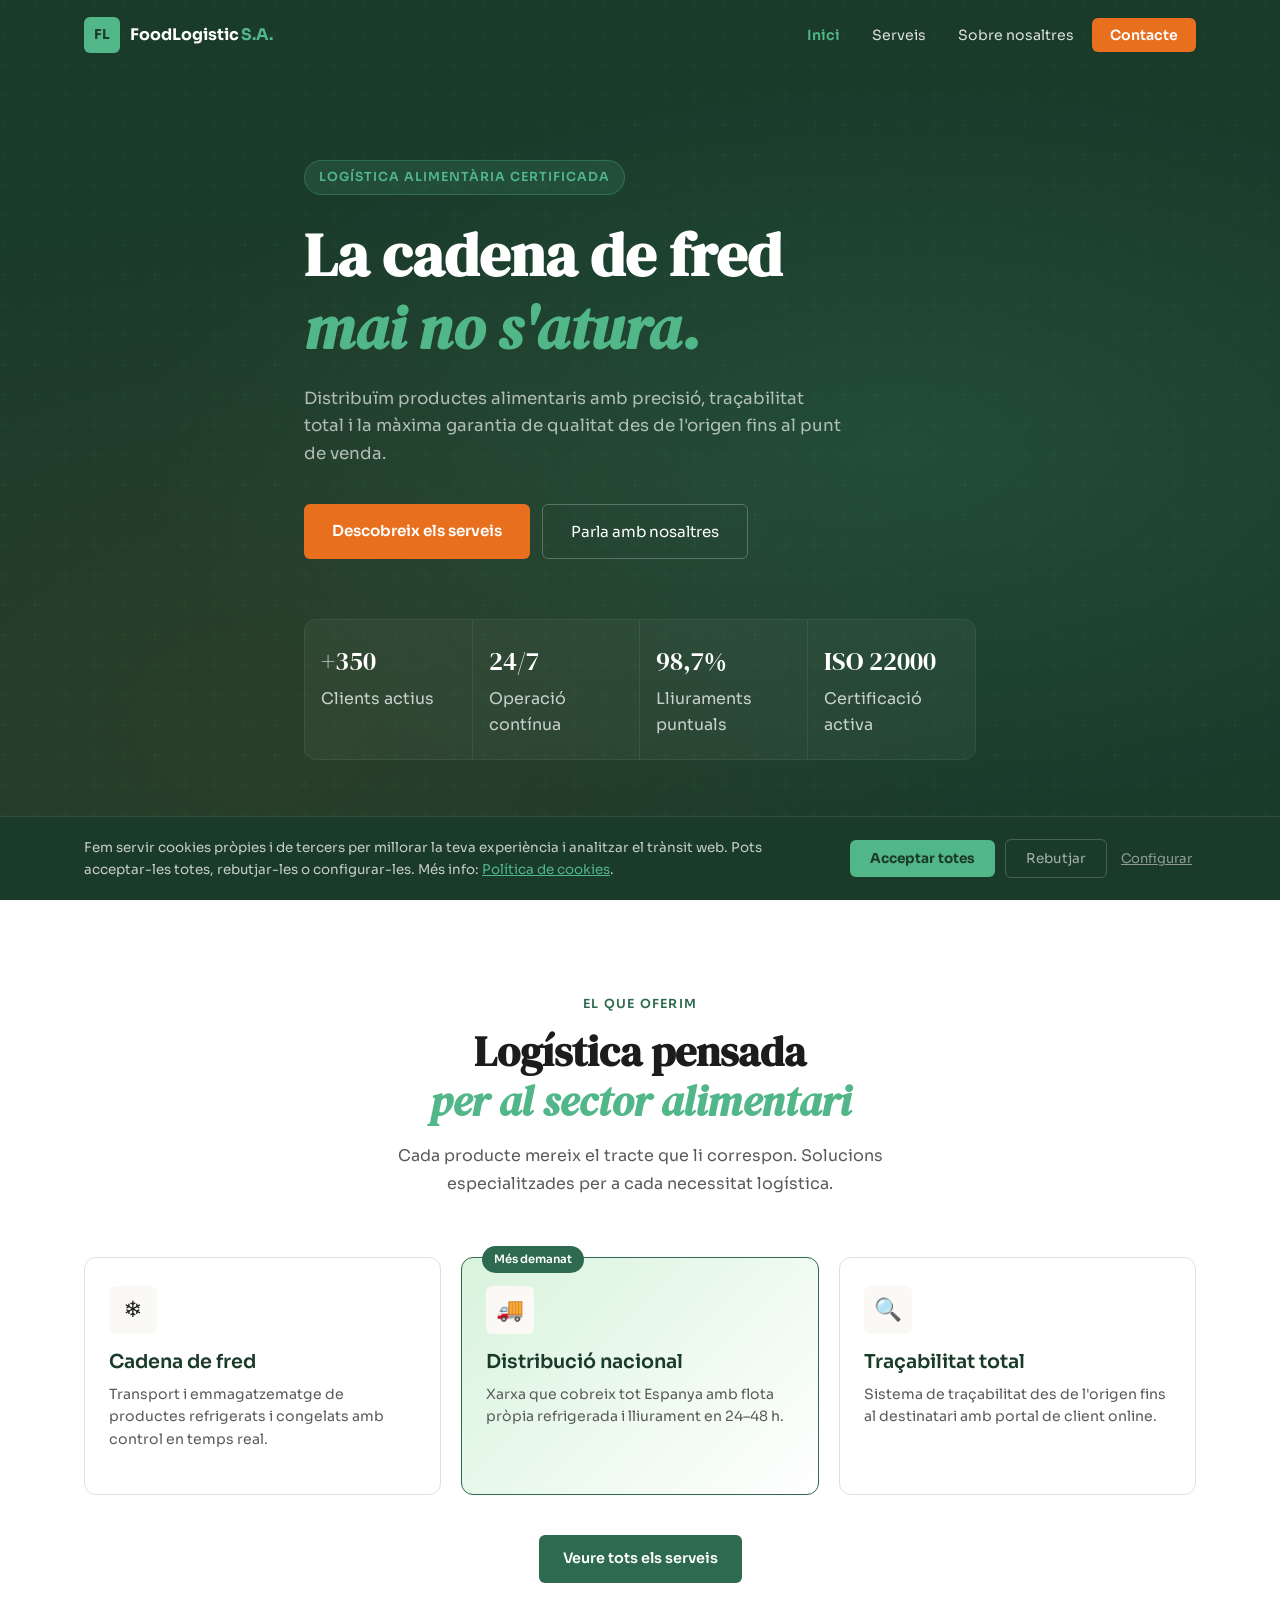
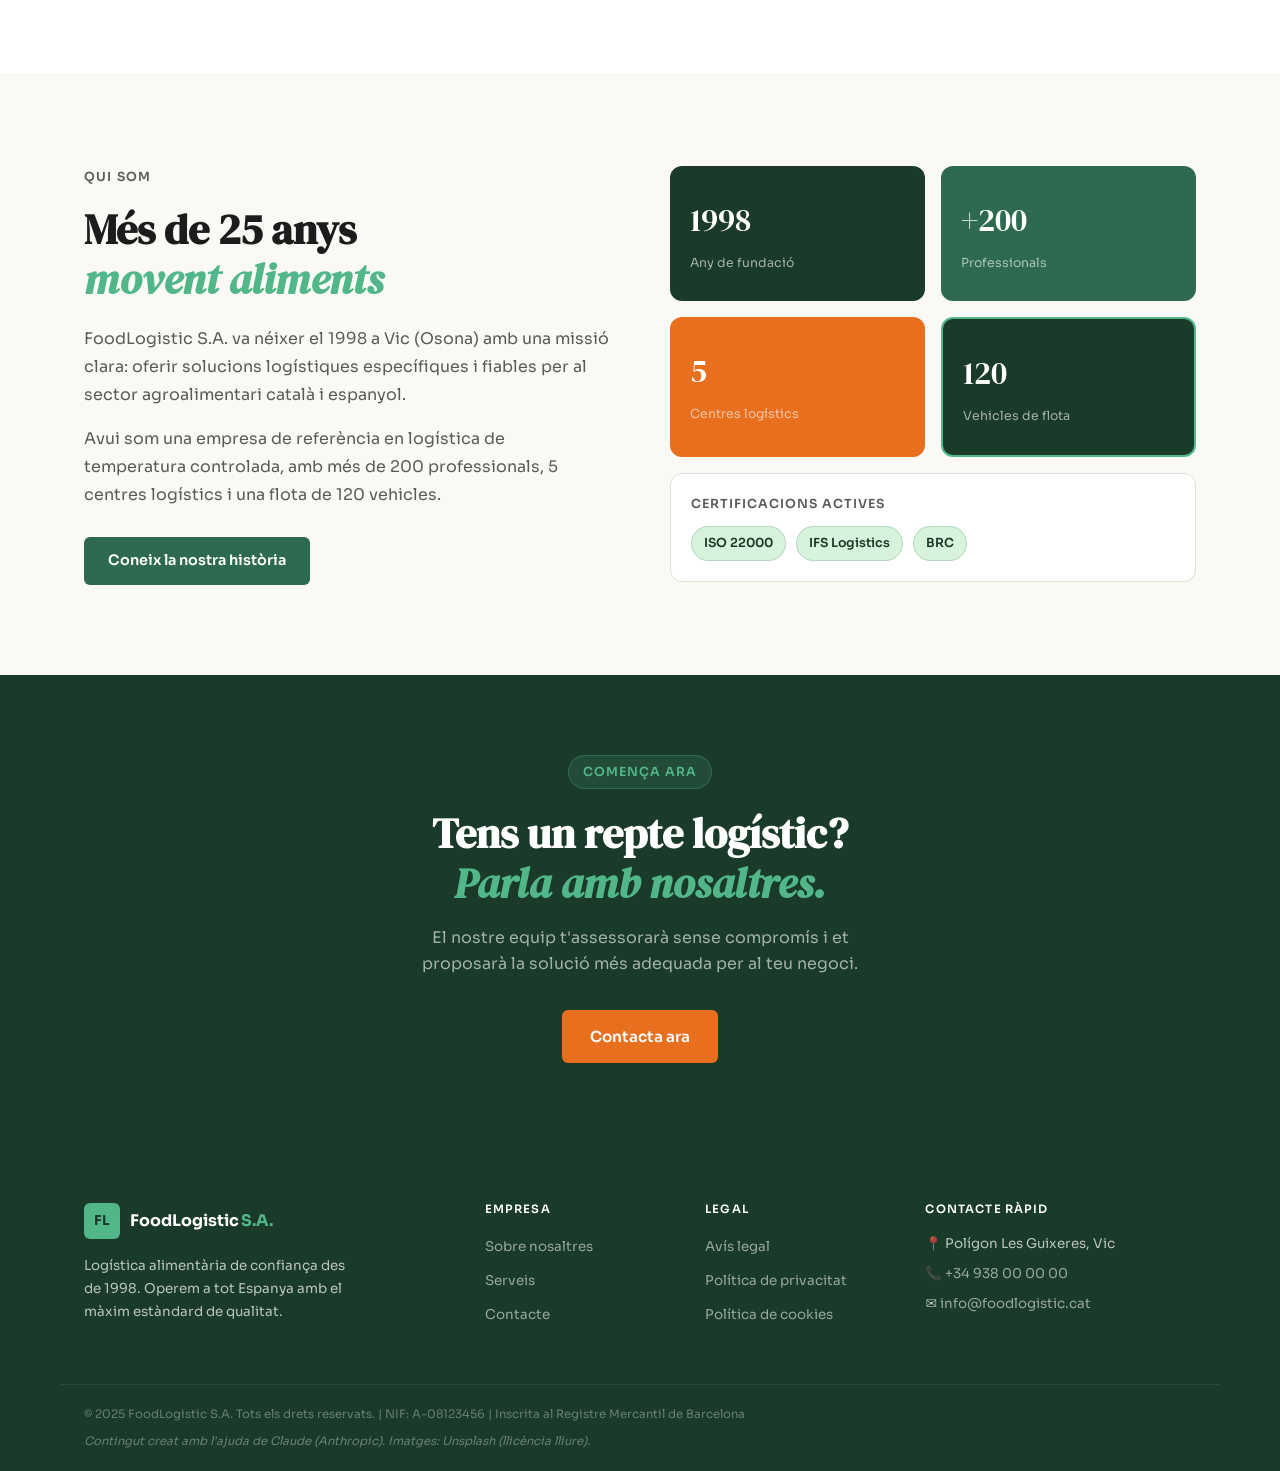
<file: docs/index.html>
<!DOCTYPE html>
<html lang="ca">
<head>
  <meta charset="UTF-8" />
  <meta name="viewport" content="width=device-width, initial-scale=1.0" />
  <meta name="description" content="FoodLogistic S.A. — Solucions logístiques per al sector alimentari. Cadena de fred, distribució i traçabilitat amb garantia de qualitat." />
  <title>FoodLogistic S.A. | Inici</title>
  <link rel="stylesheet" href="styles.css" />
  <link rel="preconnect" href="https://fonts.googleapis.com" />
  <link href="https://fonts.googleapis.com/css2?family=Sora:wght@300;400;600;700&family=DM+Serif+Display:ital@0;1&display=swap" rel="stylesheet" />
</head>
<body>

<header id="header">
  <div class="container nav-inner">
    <a href="index.html" class="logo">
      <span class="logo-icon">FL</span>
      <span class="logo-text">FoodLogistic<em>S.A.</em></span>
    </a>
    <nav>
      <ul class="nav-links">
        <li><a href="index.html">Inici</a></li>
        <li><a href="serveis.html">Serveis</a></li>
        <li><a href="nosaltres.html">Sobre nosaltres</a></li>
        <li><a href="contacte.html" class="btn-nav">Contacte</a></li>
      </ul>
      <button class="hamburger" id="hamburger" aria-label="Obrir menú">
        <span></span><span></span><span></span>
      </button>
    </nav>
  </div>
</header>

<!-- HERO -->
<section class="hero">
  <div class="hero-bg"></div>
  <div class="container hero-content">
    <p class="hero-tag">Logística alimentària certificada</p>
    <h1>La cadena de fred<br /><em>mai no s'atura.</em></h1>
    <p class="hero-sub">Distribuïm productes alimentaris amb precisió, traçabilitat total i la màxima garantia de qualitat des de l'origen fins al punt de venda.</p>
    <div class="hero-ctas">
      <a href="serveis.html" class="btn-primary">Descobreix els serveis</a>
      <a href="contacte.html" class="btn-secondary">Parla amb nosaltres</a>
    </div>
    <div class="hero-stats">
      <div class="stat"><span class="stat-num">+350</span><span class="stat-label">Clients actius</span></div>
      <div class="stat"><span class="stat-num">24/7</span><span class="stat-label">Operació contínua</span></div>
      <div class="stat"><span class="stat-num">98,7%</span><span class="stat-label">Lliuraments puntuals</span></div>
      <div class="stat"><span class="stat-num">ISO 22000</span><span class="stat-label">Certificació activa</span></div>
    </div>
  </div>
</section>

<!-- RESUM SERVEIS -->
<section style="padding:90px 0;background:var(--white)">
  <div class="container">
    <div class="section-header">
      <p class="section-tag">El que oferim</p>
      <h2>Logística pensada<br /><em>per al sector alimentari</em></h2>
      <p class="section-intro">Cada producte mereix el tracte que li correspon. Solucions especialitzades per a cada necessitat logística.</p>
    </div>
    <div style="display:grid;grid-template-columns:repeat(3,1fr);gap:20px;margin-bottom:40px">
      <div class="servei-card">
        <div class="servei-icon">❄️</div>
        <h3>Cadena de fred</h3>
        <p>Transport i emmagatzematge de productes refrigerats i congelats amb control en temps real.</p>
      </div>
      <div class="servei-card featured">
        <div class="servei-badge">Més demanat</div>
        <div class="servei-icon">🚚</div>
        <h2 class="sr-only">Serveis destacats</h2> 
        <h3>Distribució nacional</h3>  
        <p>Xarxa que cobreix tot Espanya amb flota pròpia refrigerada i lliurament en 24–48 h.</p>
      </div>
      <div class="servei-card">
        <div class="servei-icon">🔍</div>
        <h3>Traçabilitat total</h3>
        <p>Sistema de traçabilitat des de l'origen fins al destinatari amb portal de client online.</p>
      </div>
    </div>
    <div style="text-align:center">
      <a href="serveis.html" class="btn-green">Veure tots els serveis</a>
    </div>
  </div>
</section>

<!-- RESUM NOSALTRES -->
<section style="padding:90px 0;background:var(--cream)">
  <div class="container">
    <div style="display:grid;grid-template-columns:1fr 1fr;gap:60px;align-items:center">
      <div class="nosaltres-text">
        <p class="section-tag">Qui som</p>
        <h2>Més de 25 anys<br /><em>movent aliments</em></h2>
        <p style="color:var(--text-muted);line-height:1.75;margin-bottom:16px">FoodLogistic S.A. va néixer el 1998 a Vic (Osona) amb una missió clara: oferir solucions logístiques específiques i fiables per al sector agroalimentari català i espanyol.</p>
        <p style="color:var(--text-muted);line-height:1.75;margin-bottom:28px">Avui som una empresa de referència en logística de temperatura controlada, amb més de 200 professionals, 5 centres logístics i una flota de 120 vehicles.</p>
        <a href="nosaltres.html" class="btn-green">Coneix la nostra història</a>
      </div>
      <div class="nosaltres-visual">
        <div class="visual-card"><span class="vc-num">1998</span><span class="vc-label">Any de fundació</span></div>
        <div class="visual-card vc2"><span class="vc-num">+200</span><span class="vc-label">Professionals</span></div>
        <div class="visual-card vc3"><span class="vc-num">5</span><span class="vc-label">Centres logístics</span></div>
        <div class="visual-card vc4"><span class="vc-num">120</span><span class="vc-label">Vehicles de flota</span></div>
        <div class="cert-badge">
          <p>Certificacions actives</p>
          <div class="certs"><span>ISO 22000</span><span>IFS Logistics</span><span>BRC</span></div>
        </div>
      </div>
    </div>
  </div>
</section>

<!-- CTA FINAL -->
<section style="padding:80px 0;background:var(--green-dark);text-align:center">
  <div class="container">
    <p class="hero-tag" style="display:inline-block;margin-bottom:20px">Comença ara</p>
    <h2 style="color:var(--white);margin-bottom:16px">Tens un repte logístic?<br /><em>Parla amb nosaltres.</em></h2>
    <p style="color:rgba(255,255,255,.6);max-width:480px;margin:0 auto 32px;font-size:1rem">El nostre equip t'assessorarà sense compromís i et proposarà la solució més adequada per al teu negoci.</p>
    <a href="contacte.html" class="btn-primary">Contacta ara</a>
  </div>
</section>

<footer class="footer">
  <div class="container footer-inner">
    <div class="footer-brand">
      <a href="index.html" class="logo" style="color:var(--white)">
        <span class="logo-icon">FL</span>
        <span class="logo-text">FoodLogistic<em>S.A.</em></span>
      </a>
      <p>Logística alimentària de confiança des de 1998. Operem a tot Espanya amb el màxim estàndard de qualitat.</p>
    </div>
    <div class="footer-links">
      <h4>Empresa</h4>
      <ul>
        <li><a href="nosaltres.html">Sobre nosaltres</a></li>
        <li><a href="serveis.html">Serveis</a></li>
        <li><a href="contacte.html">Contacte</a></li>
      </ul>
    </div>
    <div class="footer-links">
      <h4>Legal</h4>
      <ul>
        <li><a href="avis-legal.html">Avís legal</a></li>
        <li><a href="politica-privacitat.html">Política de privacitat</a></li>
        <li><a href="politica-cookies.html">Política de cookies</a></li>
      </ul>
    </div>
    <div class="footer-contact">
      <h4>Contacte ràpid</h4>
      <p>📍 Polígon Les Guixeres, Vic</p>
      <p>📞 <a href="tel:+34938000000">+34 938 00 00 00</a></p>
      <p>✉️ <a href="mailto:info@foodlogistic.cat">info@foodlogistic.cat</a></p>
    </div>
  </div>
  <div class="footer-bottom">
    <div class="container">
      <p>© 2025 FoodLogistic S.A. Tots els drets reservats. | NIF: A-08123456 | Inscrita al Registre Mercantil de Barcelona</p>
      <p class="footer-ai">Contingut creat amb l'ajuda de Claude (Anthropic). Imatges: Unsplash (llicència lliure).</p>
    </div>
  </div>
</footer>

<div id="cookie-banner" role="region" aria-label="Avís de cookies">
  <div class="container cookie-inner">
    <div class="cookie-text">
      <p>Fem servir cookies pròpies i de tercers per millorar la teva experiència i analitzar el trànsit web. Pots acceptar-les totes, rebutjar-les o configurar-les. Més info: <a href="politica-cookies.html">Política de cookies</a>.</p>
    </div>
    <div class="cookie-actions">
      <button class="btn-cookie-accept" onclick="acceptCookies()">Acceptar totes</button>
      <button class="btn-cookie-reject" onclick="rejectCookies()">Rebutjar</button>
      <button class="btn-cookie-config" onclick="window.location.href='politica-cookies.html'">Configurar</button>
    </div>
  </div>
</div>

<script src="main.js"></script>

<!-- Default Statcounter code for FoodLogistic S.A
https://albertteruel.github.io/web-corporativa-albert/ -->
<script type="text/javascript">
var sc_project=13223701; 
var sc_invisible=1; 
var sc_security="ca8fad75"; 
</script>
<script type="text/javascript"
src="https://www.statcounter.com/counter/counter.js" async></script>
<noscript><div class="statcounter"><a title="Web Analytics Made Easy -
Statcounter" href="https://statcounter.com/" target="_blank"><img
class="statcounter" src="https://c.statcounter.com/13223701/0/ca8fad75/1/"
alt="Web Analytics Made Easy - Statcounter"
referrerPolicy="no-referrer-when-downgrade"></a></div></noscript>
<!-- End of Statcounter Code -->

</body>
</html>
</file>
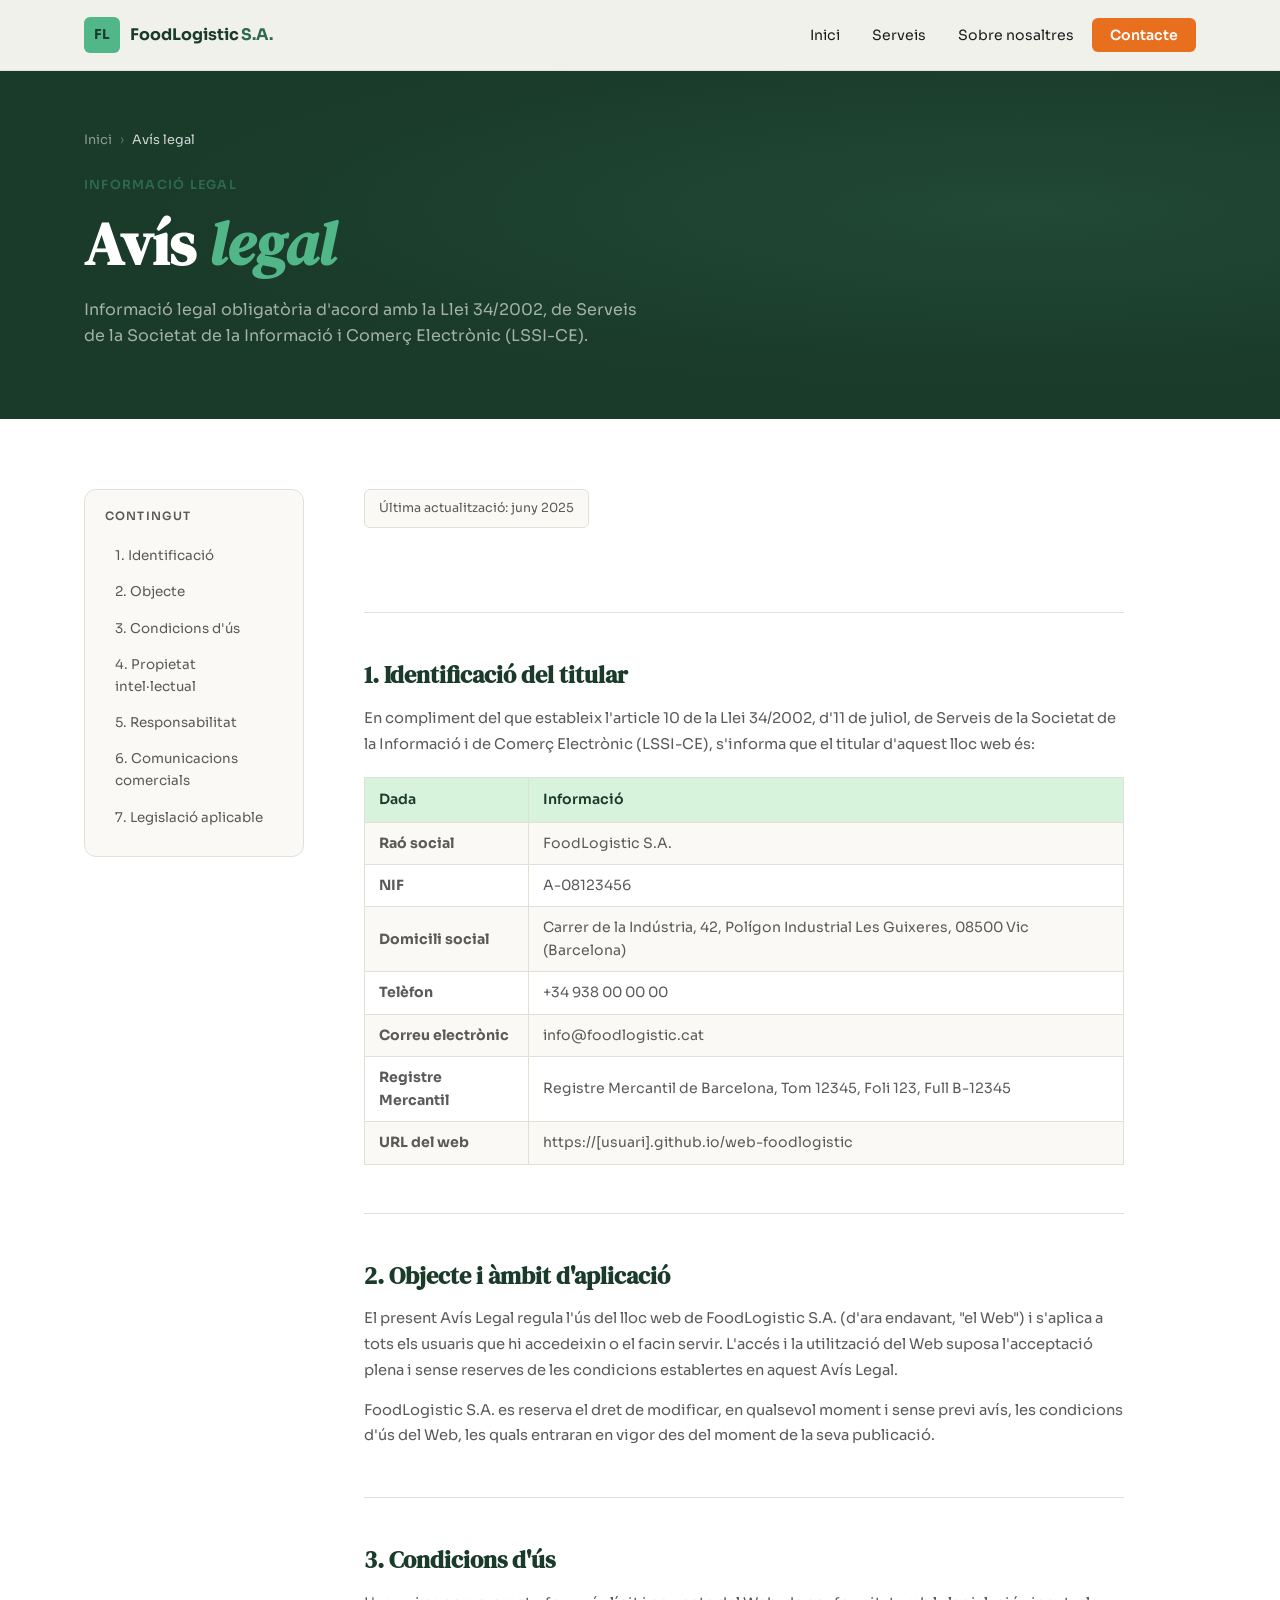
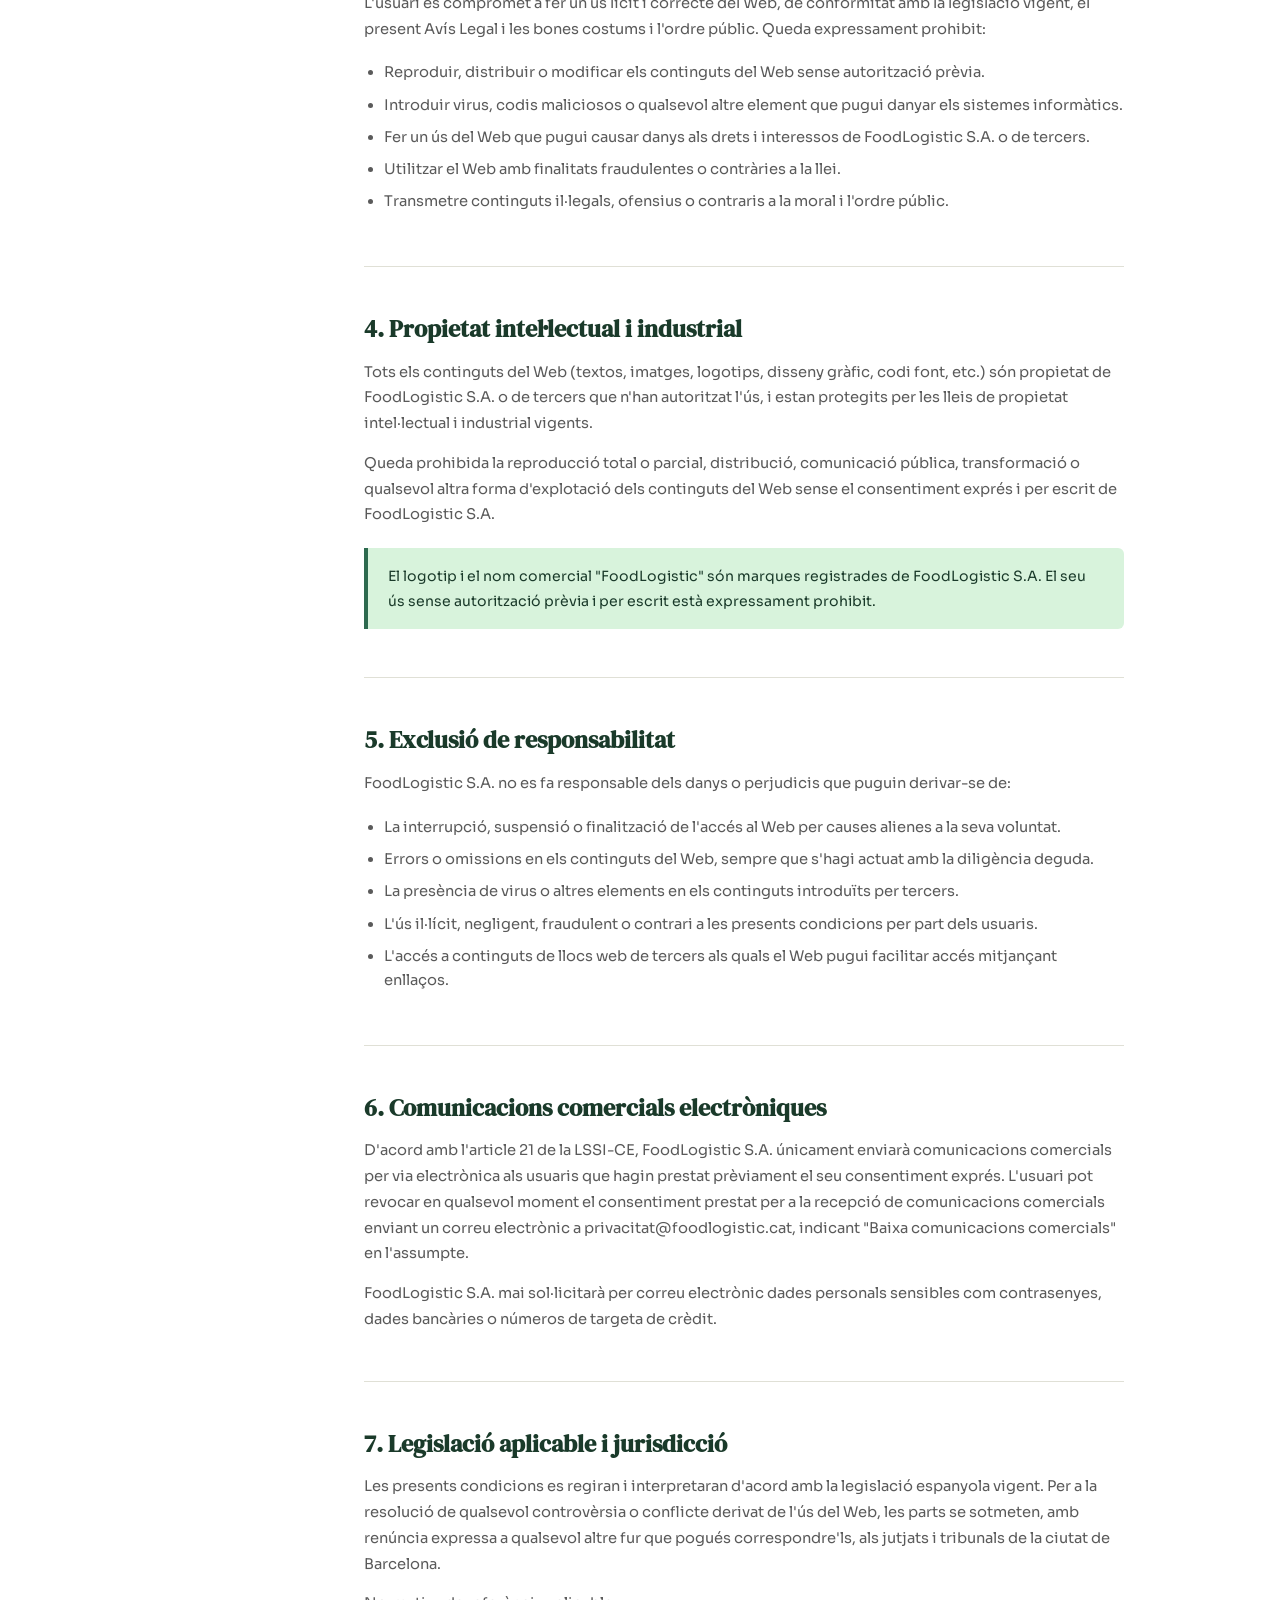
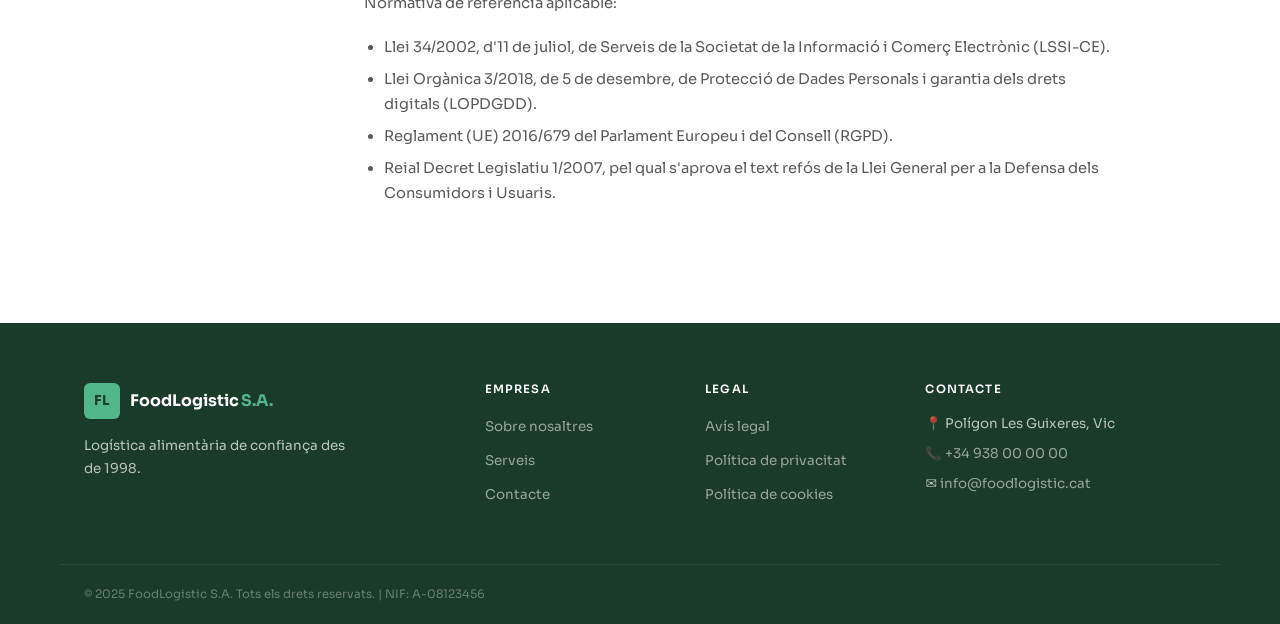
<file: docs/avis-legal.html>
<!DOCTYPE html>
<html lang="ca">
<head>
  <meta charset="UTF-8" />
  <meta name="viewport" content="width=device-width, initial-scale=1.0" />
  <meta name="robots" content="noindex" />
  <title>Avís Legal | FoodLogistic S.A.</title>
  <link rel="stylesheet" href="styles.css" />
  <link rel="preconnect" href="https://fonts.googleapis.com" />
  <link href="https://fonts.googleapis.com/css2?family=Sora:wght@300;400;600;700&family=DM+Serif+Display:ital@0;1&display=swap" rel="stylesheet" />
</head>
<body>

<header id="header" class="solid">
  <div class="container nav-inner">
    <a href="index.html" class="logo">
      <span class="logo-icon">FL</span>
      <span class="logo-text">FoodLogistic<em>S.A.</em></span>
    </a>
    <nav>
      <ul class="nav-links">
        <li><a href="index.html">Inici</a></li>
        <li><a href="serveis.html">Serveis</a></li>
        <li><a href="nosaltres.html">Sobre nosaltres</a></li>
        <li><a href="contacte.html" class="btn-nav">Contacte</a></li>
      </ul>
      <button class="hamburger" id="hamburger" aria-label="Obrir menú">
        <span></span><span></span><span></span>
      </button>
    </nav>
  </div>
</header>

<div class="page-header">
  <div class="container">
    <div class="breadcrumb">
      <a href="index.html">Inici</a><span>›</span><strong>Avís legal</strong>
    </div>
    <p class="section-tag">Informació legal</p>
    <h1>Avís <em>legal</em></h1>
    <p class="lead">Informació legal obligatòria d'acord amb la Llei 34/2002, de Serveis de la Societat de la Informació i Comerç Electrònic (LSSI-CE).</p>
  </div>
</div>

<section class="section-legal">
  <div class="container">
    <div class="legal-grid">
      <div class="legal-sidebar">
        <h4>Contingut</h4>
        <ul>
          <li><a href="#identificacio">1. Identificació</a></li>
          <li><a href="#objecte">2. Objecte</a></li>
          <li><a href="#condicions">3. Condicions d'ús</a></li>
          <li><a href="#propietat">4. Propietat intel·lectual</a></li>
          <li><a href="#responsabilitat">5. Responsabilitat</a></li>
          <li><a href="#comunicacions">6. Comunicacions comercials</a></li>
          <li><a href="#legislacio">7. Legislació aplicable</a></li>
        </ul>
      </div>
      <div class="legal-content">
        <span class="legal-update">Última actualització: juny 2025</span>

        <h2 id="identificacio">1. Identificació del titular</h2>
        <p>En compliment del que estableix l'article 10 de la Llei 34/2002, d'11 de juliol, de Serveis de la Societat de la Informació i de Comerç Electrònic (LSSI-CE), s'informa que el titular d'aquest lloc web és:</p>
        <table>
          <tr><th>Dada</th><th>Informació</th></tr>
          <tr><td><strong>Raó social</strong></td><td>FoodLogistic S.A.</td></tr>
          <tr><td><strong>NIF</strong></td><td>A-08123456</td></tr>
          <tr><td><strong>Domicili social</strong></td><td>Carrer de la Indústria, 42, Polígon Industrial Les Guixeres, 08500 Vic (Barcelona)</td></tr>
          <tr><td><strong>Telèfon</strong></td><td>+34 938 00 00 00</td></tr>
          <tr><td><strong>Correu electrònic</strong></td><td>info@foodlogistic.cat</td></tr>
          <tr><td><strong>Registre Mercantil</strong></td><td>Registre Mercantil de Barcelona, Tom 12345, Foli 123, Full B-12345</td></tr>
          <tr><td><strong>URL del web</strong></td><td>https://[usuari].github.io/web-foodlogistic</td></tr>
        </table>

        <h2 id="objecte">2. Objecte i àmbit d'aplicació</h2>
        <p>El present Avís Legal regula l'ús del lloc web de FoodLogistic S.A. (d'ara endavant, "el Web") i s'aplica a tots els usuaris que hi accedeixin o el facin servir. L'accés i la utilització del Web suposa l'acceptació plena i sense reserves de les condicions establertes en aquest Avís Legal.</p>
        <p>FoodLogistic S.A. es reserva el dret de modificar, en qualsevol moment i sense previ avís, les condicions d'ús del Web, les quals entraran en vigor des del moment de la seva publicació.</p>

        <h2 id="condicions">3. Condicions d'ús</h2>
        <p>L'usuari es compromet a fer un ús lícit i correcte del Web, de conformitat amb la legislació vigent, el present Avís Legal i les bones costums i l'ordre públic. Queda expressament prohibit:</p>
        <ul>
          <li>Reproduir, distribuir o modificar els continguts del Web sense autorització prèvia.</li>
          <li>Introduir virus, codis maliciosos o qualsevol altre element que pugui danyar els sistemes informàtics.</li>
          <li>Fer un ús del Web que pugui causar danys als drets i interessos de FoodLogistic S.A. o de tercers.</li>
          <li>Utilitzar el Web amb finalitats fraudulentes o contràries a la llei.</li>
          <li>Transmetre continguts il·legals, ofensius o contraris a la moral i l'ordre públic.</li>
        </ul>

        <h2 id="propietat">4. Propietat intel·lectual i industrial</h2>
        <p>Tots els continguts del Web (textos, imatges, logotips, disseny gràfic, codi font, etc.) són propietat de FoodLogistic S.A. o de tercers que n'han autoritzat l'ús, i estan protegits per les lleis de propietat intel·lectual i industrial vigents.</p>
        <p>Queda prohibida la reproducció total o parcial, distribució, comunicació pública, transformació o qualsevol altra forma d'explotació dels continguts del Web sense el consentiment exprés i per escrit de FoodLogistic S.A.</p>
        <div class="legal-box">
          <p>El logotip i el nom comercial "FoodLogistic" són marques registrades de FoodLogistic S.A. El seu ús sense autorització prèvia i per escrit està expressament prohibit.</p>
        </div>

        <h2 id="responsabilitat">5. Exclusió de responsabilitat</h2>
        <p>FoodLogistic S.A. no es fa responsable dels danys o perjudicis que puguin derivar-se de:</p>
        <ul>
          <li>La interrupció, suspensió o finalització de l'accés al Web per causes alienes a la seva voluntat.</li>
          <li>Errors o omissions en els continguts del Web, sempre que s'hagi actuat amb la diligència deguda.</li>
          <li>La presència de virus o altres elements en els continguts introduïts per tercers.</li>
          <li>L'ús il·lícit, negligent, fraudulent o contrari a les presents condicions per part dels usuaris.</li>
          <li>L'accés a continguts de llocs web de tercers als quals el Web pugui facilitar accés mitjançant enllaços.</li>
        </ul>

        <h2 id="comunicacions">6. Comunicacions comercials electròniques</h2>
        <p>D'acord amb l'article 21 de la LSSI-CE, FoodLogistic S.A. únicament enviarà comunicacions comercials per via electrònica als usuaris que hagin prestat prèviament el seu consentiment exprés. L'usuari pot revocar en qualsevol moment el consentiment prestat per a la recepció de comunicacions comercials enviant un correu electrònic a <a href="mailto:privacitat@foodlogistic.cat">privacitat@foodlogistic.cat</a>, indicant "Baixa comunicacions comercials" en l'assumpte.</p>
        <p>FoodLogistic S.A. mai sol·licitarà per correu electrònic dades personals sensibles com contrasenyes, dades bancàries o números de targeta de crèdit.</p>

        <h2 id="legislacio">7. Legislació aplicable i jurisdicció</h2>
        <p>Les presents condicions es regiran i interpretaran d'acord amb la legislació espanyola vigent. Per a la resolució de qualsevol controvèrsia o conflicte derivat de l'ús del Web, les parts se sotmeten, amb renúncia expressa a qualsevol altre fur que pogués correspondre'ls, als jutjats i tribunals de la ciutat de Barcelona.</p>
        <p>Normativa de referència aplicable:</p>
        <ul>
          <li>Llei 34/2002, d'11 de juliol, de Serveis de la Societat de la Informació i Comerç Electrònic (LSSI-CE).</li>
          <li>Llei Orgànica 3/2018, de 5 de desembre, de Protecció de Dades Personals i garantia dels drets digitals (LOPDGDD).</li>
          <li>Reglament (UE) 2016/679 del Parlament Europeu i del Consell (RGPD).</li>
          <li>Reial Decret Legislatiu 1/2007, pel qual s'aprova el text refós de la Llei General per a la Defensa dels Consumidors i Usuaris.</li>
        </ul>
      </div>
    </div>
  </div>
</section>

<footer class="footer">
  <div class="container footer-inner">
    <div class="footer-brand">
      <a href="index.html" class="logo" style="color:var(--white)">
        <span class="logo-icon">FL</span>
        <span class="logo-text">FoodLogistic<em>S.A.</em></span>
      </a>
      <p>Logística alimentària de confiança des de 1998.</p>
    </div>
    <div class="footer-links">
      <h4>Empresa</h4>
      <ul>
        <li><a href="nosaltres.html">Sobre nosaltres</a></li>
        <li><a href="serveis.html">Serveis</a></li>
        <li><a href="contacte.html">Contacte</a></li>
      </ul>
    </div>
    <div class="footer-links">
      <h4>Legal</h4>
      <ul>
        <li><a href="avis-legal.html">Avís legal</a></li>
        <li><a href="politica-privacitat.html">Política de privacitat</a></li>
        <li><a href="politica-cookies.html">Política de cookies</a></li>
      </ul>
    </div>
    <div class="footer-contact">
      <h4>Contacte</h4>
      <p>📍 Polígon Les Guixeres, Vic</p>
      <p>📞 <a href="tel:+34938000000">+34 938 00 00 00</a></p>
      <p>✉️ <a href="mailto:info@foodlogistic.cat">info@foodlogistic.cat</a></p>
    </div>
  </div>
  <div class="footer-bottom">
    <div class="container">
      <p>© 2025 FoodLogistic S.A. Tots els drets reservats. | NIF: A-08123456</p>
    </div>
  </div>
</footer>

<script src="main.js"></script>
<!-- Default Statcounter code for FoodLogistic S.A
https://albertteruel.github.io/web-corporativa-albert/ -->
<script type="text/javascript">
var sc_project=13223701; 
var sc_invisible=1; 
var sc_security="ca8fad75"; 
</script>
<script type="text/javascript"
src="https://www.statcounter.com/counter/counter.js" async></script>
<noscript><div class="statcounter"><a title="Web Analytics Made Easy -
Statcounter" href="https://statcounter.com/" target="_blank"><img
class="statcounter" src="https://c.statcounter.com/13223701/0/ca8fad75/1/"
alt="Web Analytics Made Easy - Statcounter"
referrerPolicy="no-referrer-when-downgrade"></a></div></noscript>
<!-- End of Statcounter Code -->
  
</body>
</html>
</file>
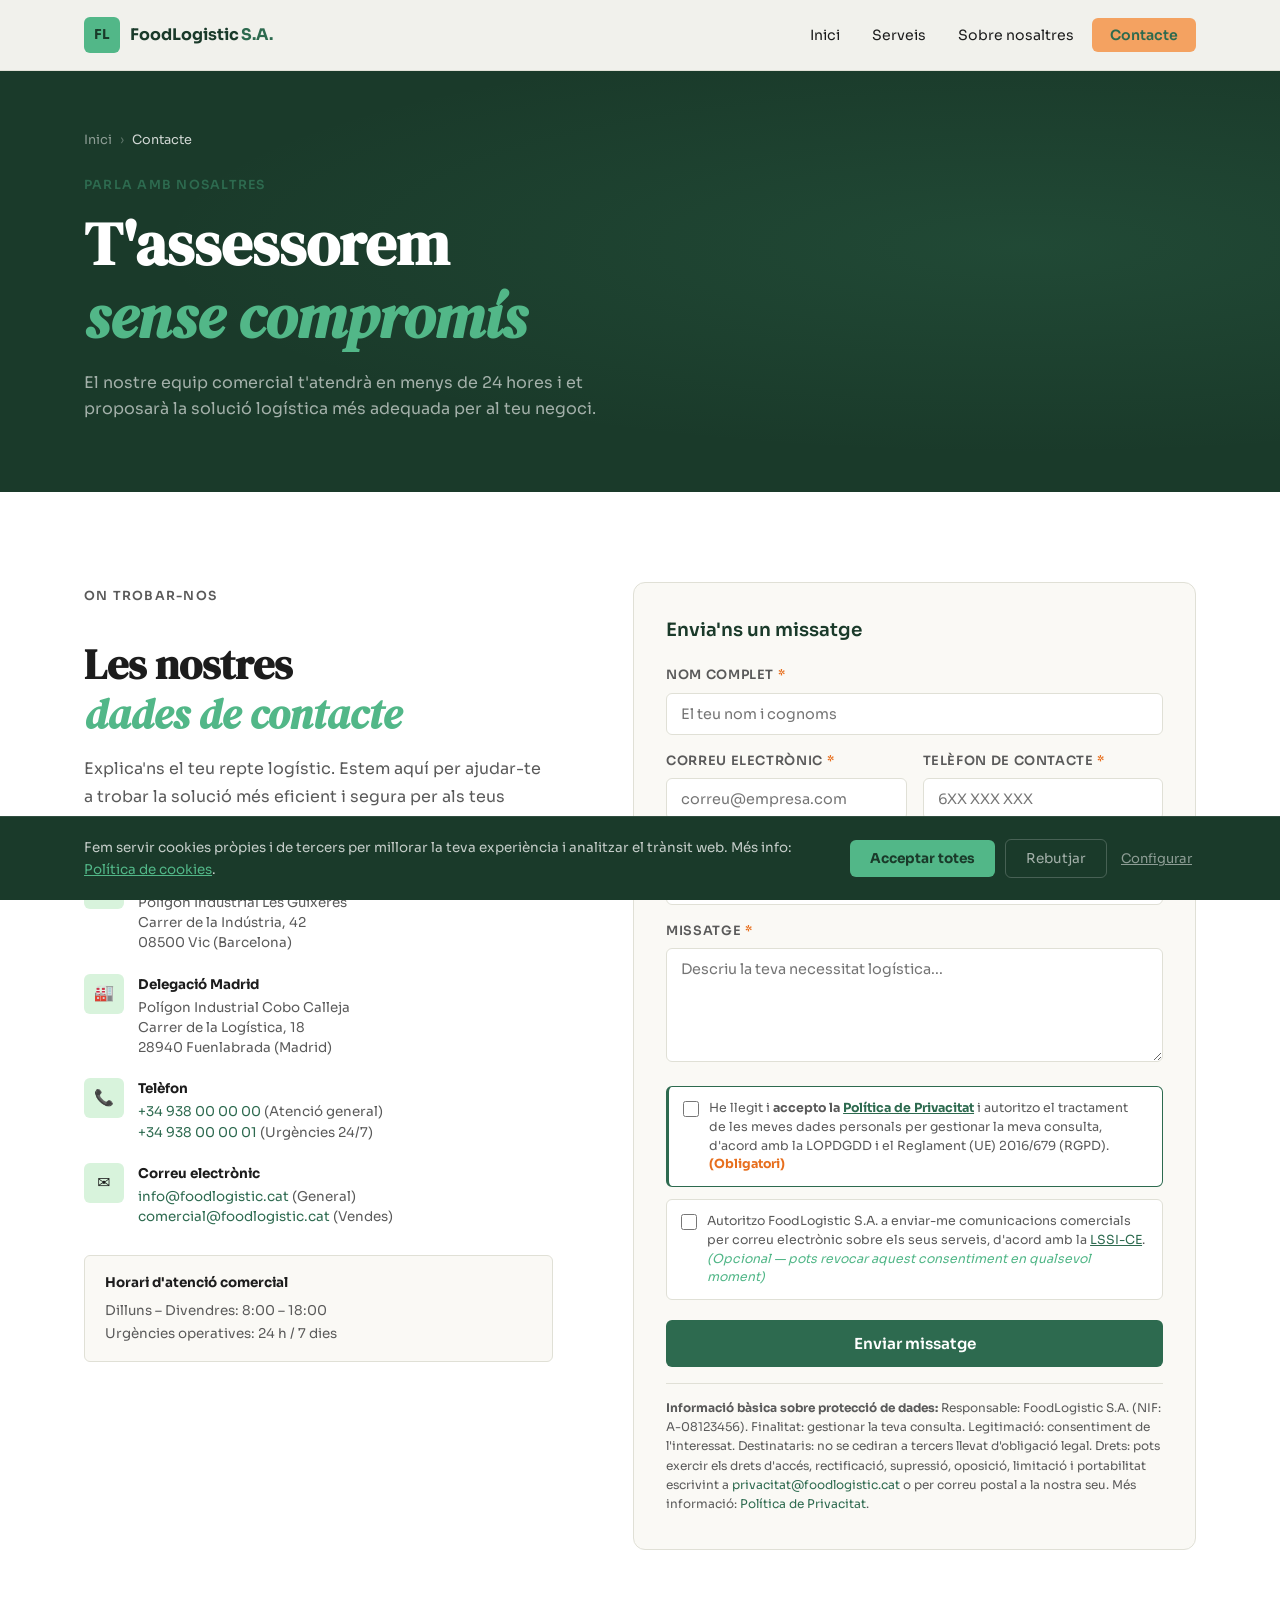
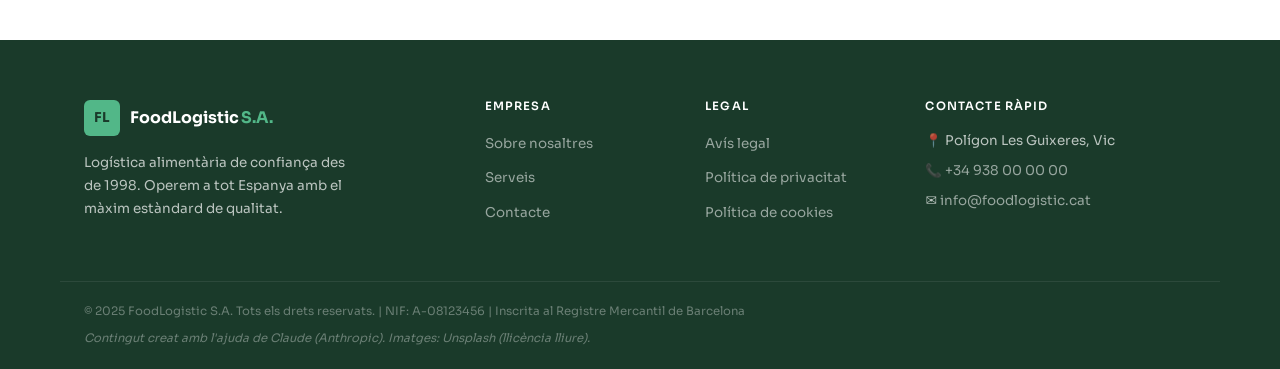
<file: docs/contacte.html>
<!DOCTYPE html>
<html lang="ca">
<head>
  <meta charset="UTF-8" />
  <meta name="viewport" content="width=device-width, initial-scale=1.0" />
  <meta name="description" content="Contacta amb FoodLogistic S.A. El nostre equip t'assessorarà sobre les nostres solucions logístiques per al sector alimentari." />
  <title>Contacte | FoodLogistic S.A.</title>
  <link rel="stylesheet" href="styles.css" />
  <link rel="preconnect" href="https://fonts.googleapis.com" />
  <link href="https://fonts.googleapis.com/css2?family=Sora:wght@300;400;600;700&family=DM+Serif+Display:ital@0;1&display=swap" rel="stylesheet" />
</head>
<body>

<header id="header" class="solid">
  <div class="container nav-inner">
    <a href="index.html" class="logo">
      <span class="logo-icon">FL</span>
      <span class="logo-text">FoodLogistic<em>S.A.</em></span>
    </a>
    <nav>
      <ul class="nav-links">
        <li><a href="index.html">Inici</a></li>
        <li><a href="serveis.html">Serveis</a></li>
        <li><a href="nosaltres.html">Sobre nosaltres</a></li>
        <li><a href="contacte.html" class="btn-nav">Contacte</a></li>
      </ul>
      <button class="hamburger" id="hamburger" aria-label="Obrir menú">
        <span></span><span></span><span></span>
      </button>
    </nav>
  </div>
</header>

<div class="page-header">
  <div class="container">
    <div class="breadcrumb">
      <a href="index.html">Inici</a><span>›</span><strong>Contacte</strong>
    </div>
    <p class="section-tag">Parla amb nosaltres</p>
    <h1>T'assessorem<br /><em>sense compromís</em></h1>
    <p class="lead">El nostre equip comercial t'atendrà en menys de 24 hores i et proposarà la solució logística més adequada per al teu negoci.</p>
  </div>
</div>

<section class="section-contacte">
  <div class="container">
    <div class="contacte-grid">
      <div class="contacte-info">
        <p class="section-tag">On trobar-nos</p>
        <h2>Les nostres<br /><em>dades de contacte</em></h2>
        <p>Explica'ns el teu repte logístic. Estem aquí per ajudar-te a trobar la solució més eficient i segura per als teus productes alimentaris.</p>
        <div class="contacte-dades">
          <div class="dada">
            <span class="dada-icon">📍</span>
            <div>
              <strong>Seu central</strong>
              <p>Polígon Industrial Les Guixeres<br />Carrer de la Indústria, 42<br />08500 Vic (Barcelona)</p>
            </div>
          </div>
          <div class="dada">
            <span class="dada-icon">🏭</span>
            <div>
              <strong>Delegació Madrid</strong>
              <p>Polígon Industrial Cobo Calleja<br />Carrer de la Logística, 18<br />28940 Fuenlabrada (Madrid)</p>
            </div>
          </div>
          <div class="dada">
            <span class="dada-icon">📞</span>
            <div>
              <strong>Telèfon</strong>
              <p><a href="tel:+34938000000">+34 938 00 00 00</a> (Atenció general)<br /><a href="tel:+34938000001">+34 938 00 00 01</a> (Urgències 24/7)</p>
            </div>
          </div>
          <div class="dada">
            <span class="dada-icon">✉️</span>
            <div>
              <strong>Correu electrònic</strong>
              <p><a href="mailto:info@foodlogistic.cat">info@foodlogistic.cat</a> (General)<br /><a href="mailto:comercial@foodlogistic.cat">comercial@foodlogistic.cat</a> (Vendes)</p>
            </div>
          </div>
        </div>
        <div class="horari">
          <strong>Horari d'atenció comercial</strong>
          <p>Dilluns – Divendres: 8:00 – 18:00<br />Urgències operatives: 24 h / 7 dies</p>
        </div>
      </div>

      <div>
        <div class="contacte-form-wrapper" id="form-wrapper">
          <form class="contacte-form" id="contacte-form" novalidate>
            <h3>Envia'ns un missatge</h3>

            <div class="form-group">
              <label for="nom">Nom complet <span style="color:var(--orange)">*</span></label>
              <input type="text" id="nom" name="nom" placeholder="El teu nom i cognoms" required autocomplete="name" />
            </div>

            <div class="form-row">
              <div class="form-group">
                <label for="email">Correu electrònic <span style="color:var(--orange)">*</span></label>
                <input type="email" id="email" name="email" placeholder="correu@empresa.com" required autocomplete="email" />
              </div>
              <div class="form-group">
                <label for="telefon">Telèfon de contacte <span style="color:var(--orange)">*</span></label>
                <input type="tel" id="telefon" name="telefon" placeholder="6XX XXX XXX" required autocomplete="tel" />
              </div>
            </div>

            <div class="form-group">
              <label for="empresa">Empresa (opcional)</label>
              <input type="text" id="empresa" name="empresa" placeholder="Nom de la teva empresa" autocomplete="organization" />
            </div>

            <div class="form-group">
              <label for="missatge">Missatge <span style="color:var(--orange)">*</span></label>
              <textarea id="missatge" name="missatge" rows="5" placeholder="Descriu la teva necessitat logística..." required></textarea>
            </div>

            <!-- CHECKBOX OBLIGATORI: Política de privacitat (LOPDGDD / RGPD) -->
            <div class="form-check required-check">
              <input type="checkbox" id="privacitat" name="privacitat" required />
              <label for="privacitat">
                He llegit i <strong>accepto la <a href="politica-privacitat.html" target="_blank">Política de Privacitat</a></strong> i autoritzo el tractament de les meves dades personals per gestionar la meva consulta, d'acord amb la LOPDGDD i el Reglament (UE) 2016/679 (RGPD). <strong style="color:var(--orange)">(Obligatori)</strong>
              </label>
            </div>

            <!-- CHECKBOX OPCIONAL: Comunicacions comercials (LSSI-CE) -->
            <div class="form-check">
              <input type="checkbox" id="lssi" name="lssi" />
              <label for="lssi">
                Autoritzo FoodLogistic S.A. a enviar-me comunicacions comercials per correu electrònic sobre els seus serveis, d'acord amb la <a href="avis-legal.html" target="_blank">LSSI-CE</a>. <em>(Opcional — pots revocar aquest consentiment en qualsevol moment)</em>
              </label>
            </div>

            <button type="submit" class="btn-submit">Enviar missatge</button>

            <div class="form-aviso">
              <strong>Informació bàsica sobre protecció de dades:</strong> Responsable: FoodLogistic S.A. (NIF: A-08123456). Finalitat: gestionar la teva consulta. Legitimació: consentiment de l'interessat. Destinataris: no se cediran a tercers llevat d'obligació legal. Drets: pots exercir els drets d'accés, rectificació, supressió, oposició, limitació i portabilitat escrivint a <a href="mailto:privacitat@foodlogistic.cat">privacitat@foodlogistic.cat</a> o per correu postal a la nostra seu. Més informació: <a href="politica-privacitat.html">Política de Privacitat</a>.
            </div>
          </form>
        </div>

        <div class="contacte-form-wrapper form-success" id="form-success">
          <div class="success-icon">✓</div>
          <h3>Missatge enviat correctament!</h3>
          <p>Gràcies pel teu contacte. El nostre equip comercial et respondrà en menys de 24 hores hàbils.</p>
          <a href="index.html" class="btn-green" style="margin-top:8px">Tornar a l'inici</a>
        </div>
      </div>
    </div>
  </div>
</section>

<footer class="footer">
  <div class="container footer-inner">
    <div class="footer-brand">
      <a href="index.html" class="logo" style="color:var(--white)">
        <span class="logo-icon">FL</span>
        <span class="logo-text">FoodLogistic<em>S.A.</em></span>
      </a>
      <p>Logística alimentària de confiança des de 1998. Operem a tot Espanya amb el màxim estàndard de qualitat.</p>
    </div>
    <div class="footer-links">
      <h4>Empresa</h4>
      <ul>
        <li><a href="nosaltres.html">Sobre nosaltres</a></li>
        <li><a href="serveis.html">Serveis</a></li>
        <li><a href="contacte.html">Contacte</a></li>
      </ul>
    </div>
    <div class="footer-links">
      <h4>Legal</h4>
      <ul>
        <li><a href="avis-legal.html">Avís legal</a></li>
        <li><a href="politica-privacitat.html">Política de privacitat</a></li>
        <li><a href="politica-cookies.html">Política de cookies</a></li>
      </ul>
    </div>
    <div class="footer-contact">
      <h4>Contacte ràpid</h4>
      <p>📍 Polígon Les Guixeres, Vic</p>
      <p>📞 <a href="tel:+34938000000">+34 938 00 00 00</a></p>
      <p>✉️ <a href="mailto:info@foodlogistic.cat">info@foodlogistic.cat</a></p>
    </div>
  </div>
  <div class="footer-bottom">
    <div class="container">
      <p>© 2025 FoodLogistic S.A. Tots els drets reservats. | NIF: A-08123456 | Inscrita al Registre Mercantil de Barcelona</p>
      <p class="footer-ai">Contingut creat amb l'ajuda de Claude (Anthropic). Imatges: Unsplash (llicència lliure).</p>
    </div>
  </div>
</footer>

<div id="cookie-banner" role="region" aria-label="Avís de cookies">
  <div class="container cookie-inner">
    <div class="cookie-text">
      <p>Fem servir cookies pròpies i de tercers per millorar la teva experiència i analitzar el trànsit web. Més info: <a href="politica-cookies.html">Política de cookies</a>.</p>
    </div>
    <div class="cookie-actions">
      <button class="btn-cookie-accept" onclick="acceptCookies()">Acceptar totes</button>
      <button class="btn-cookie-reject" onclick="rejectCookies()">Rebutjar</button>
      <button class="btn-cookie-config" onclick="window.location.href='politica-cookies.html'">Configurar</button>
    </div>
  </div>
</div>

<script src="main.js"></script>
<!-- Default Statcounter code for FoodLogistic S.A
https://albertteruel.github.io/web-corporativa-albert/ -->
<script type="text/javascript">
var sc_project=13223701; 
var sc_invisible=1; 
var sc_security="ca8fad75"; 
</script>
<script type="text/javascript"
src="https://www.statcounter.com/counter/counter.js" async></script>
<noscript><div class="statcounter"><a title="Web Analytics Made Easy -
Statcounter" href="https://statcounter.com/" target="_blank"><img
class="statcounter" src="https://c.statcounter.com/13223701/0/ca8fad75/1/"
alt="Web Analytics Made Easy - Statcounter"
referrerPolicy="no-referrer-when-downgrade"></a></div></noscript>
<!-- End of Statcounter Code -->
</body>
</html>
</file>
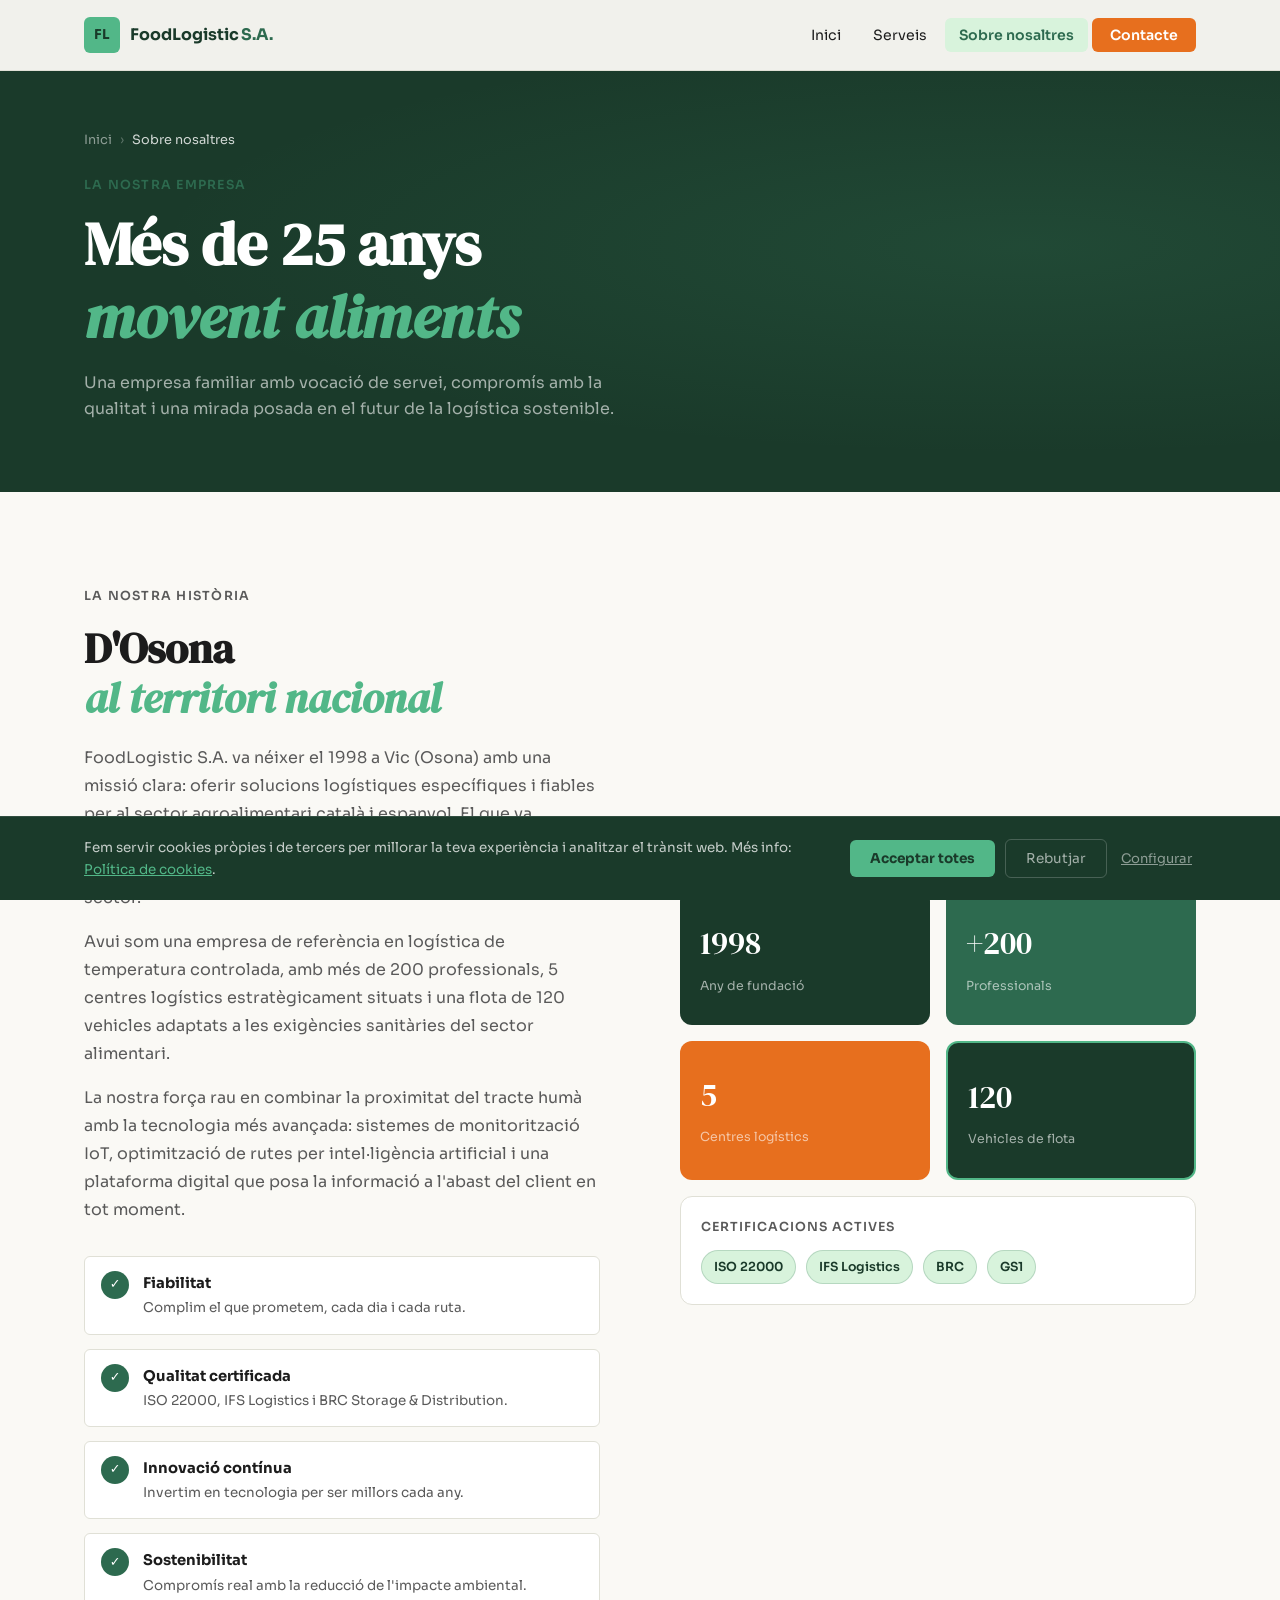
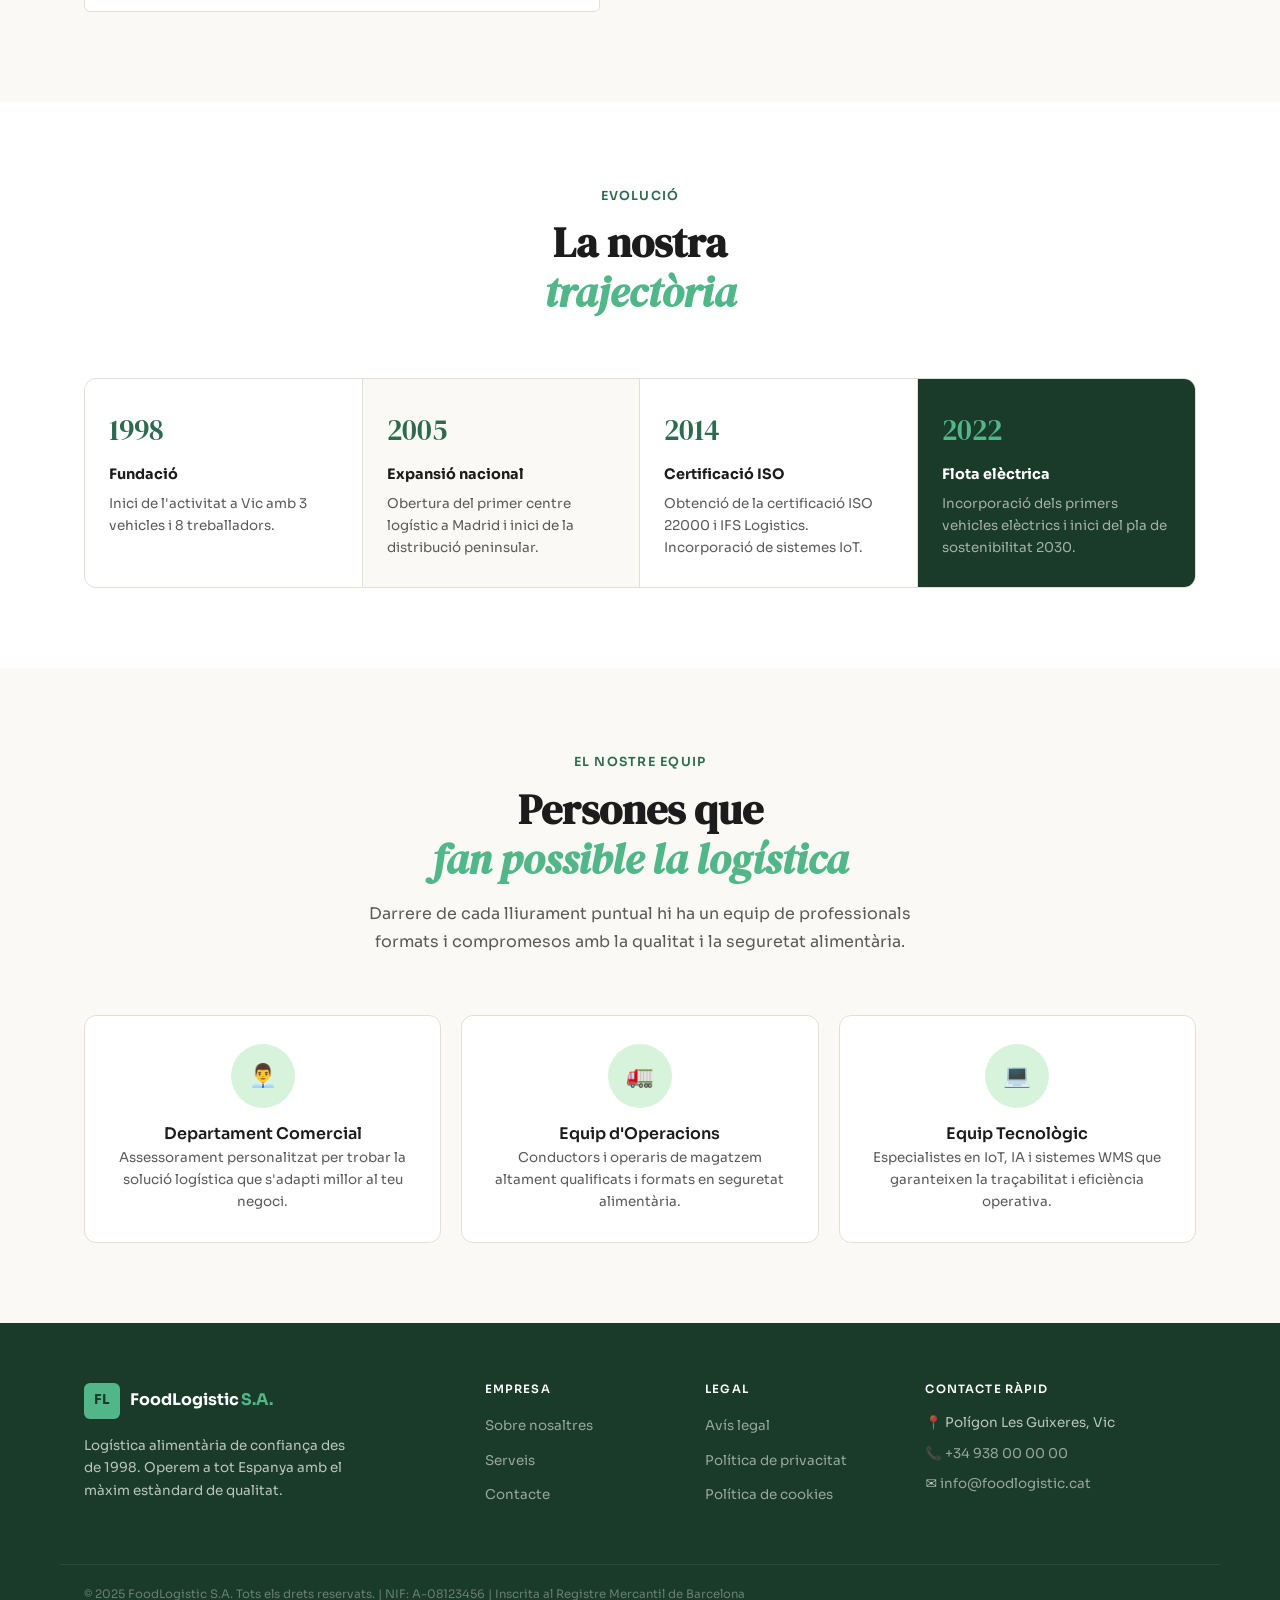
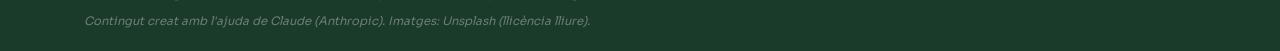
<file: docs/nosaltres.html>
<!DOCTYPE html>
<html lang="ca">
<head>
  <meta charset="UTF-8" />
  <meta name="viewport" content="width=device-width, initial-scale=1.0" />
  <meta name="description" content="Coneix FoodLogistic S.A.: la nostra història, equip, valors i certificacions de qualitat en logística alimentària des de 1998." />
  <title>Sobre nosaltres | FoodLogistic S.A.</title>
  <link rel="stylesheet" href="styles.css" />
  <link rel="preconnect" href="https://fonts.googleapis.com" />
  <link href="https://fonts.googleapis.com/css2?family=Sora:wght@300;400;600;700&family=DM+Serif+Display:ital@0;1&display=swap" rel="stylesheet" />
</head>
<body>

<header id="header" class="solid">
  <div class="container nav-inner">
    <a href="index.html" class="logo">
      <span class="logo-icon">FL</span>
      <span class="logo-text">FoodLogistic<em>S.A.</em></span>
    </a>
    <nav>
      <ul class="nav-links">
        <li><a href="index.html">Inici</a></li>
        <li><a href="serveis.html">Serveis</a></li>
        <li><a href="nosaltres.html">Sobre nosaltres</a></li>
        <li><a href="contacte.html" class="btn-nav">Contacte</a></li>
      </ul>
      <button class="hamburger" id="hamburger" aria-label="Obrir menú">
        <span></span><span></span><span></span>
      </button>
    </nav>
  </div>
</header>

<div class="page-header">
  <div class="container">
    <div class="breadcrumb">
      <a href="index.html">Inici</a><span>›</span><strong>Sobre nosaltres</strong>
    </div>
    <p class="section-tag">La nostra empresa</p>
    <h1>Més de 25 anys<br /><em>movent aliments</em></h1>
    <p class="lead">Una empresa familiar amb vocació de servei, compromís amb la qualitat i una mirada posada en el futur de la logística sostenible.</p>
  </div>
</div>

<section class="section-nosaltres">
  <div class="container">
    <div class="nosaltres-grid">
      <div class="nosaltres-text">
        <p class="section-tag">La nostra història</p>
        <h2>D'Osona<br /><em>al territori nacional</em></h2>
        <p>FoodLogistic S.A. va néixer el 1998 a Vic (Osona) amb una missió clara: oferir solucions logístiques específiques i fiables per al sector agroalimentari català i espanyol. El que va començar com una petita empresa familiar de transport refrigerat ha crescut fins a convertir-se en un referent del sector.</p>
        <p>Avui som una empresa de referència en logística de temperatura controlada, amb més de 200 professionals, 5 centres logístics estratègicament situats i una flota de 120 vehicles adaptats a les exigències sanitàries del sector alimentari.</p>
        <p>La nostra força rau en combinar la proximitat del tracte humà amb la tecnologia més avançada: sistemes de monitorització IoT, optimització de rutes per intel·ligència artificial i una plataforma digital que posa la informació a l'abast del client en tot moment.</p>
        <div class="valors">
          <div class="valor"><span class="valor-icon">✓</span><div><strong>Fiabilitat</strong><p>Complim el que prometem, cada dia i cada ruta.</p></div></div>
          <div class="valor"><span class="valor-icon">✓</span><div><strong>Qualitat certificada</strong><p>ISO 22000, IFS Logistics i BRC Storage & Distribution.</p></div></div>
          <div class="valor"><span class="valor-icon">✓</span><div><strong>Innovació contínua</strong><p>Invertim en tecnologia per ser millors cada any.</p></div></div>
          <div class="valor"><span class="valor-icon">✓</span><div><strong>Sostenibilitat</strong><p>Compromís real amb la reducció de l'impacte ambiental.</p></div></div>
        </div>
      </div>
      <div class="nosaltres-visual">
        <div class="visual-card"><span class="vc-num">1998</span><span class="vc-label">Any de fundació</span></div>
        <div class="visual-card vc2"><span class="vc-num">+200</span><span class="vc-label">Professionals</span></div>
        <div class="visual-card vc3"><span class="vc-num">5</span><span class="vc-label">Centres logístics</span></div>
        <div class="visual-card vc4"><span class="vc-num">120</span><span class="vc-label">Vehicles de flota</span></div>
        <div class="cert-badge">
          <p>Certificacions actives</p>
          <div class="certs"><span>ISO 22000</span><span>IFS Logistics</span><span>BRC</span><span>GS1</span></div>
        </div>
      </div>
    </div>
  </div>
</section>

<!-- LÍNIA DEL TEMPS -->
<section style="padding:80px 0;background:var(--white)">
  <div class="container">
    <div class="section-header">
      <p class="section-tag">Evolució</p>
      <h2>La nostra<br /><em>trajectòria</em></h2>
    </div>
    <div style="display:grid;grid-template-columns:repeat(4,1fr);gap:0;border:1px solid var(--border);border-radius:var(--radius);overflow:hidden">
      <div style="padding:28px 24px;border-right:1px solid var(--border)">
        <div style="font-family:'DM Serif Display',serif;font-size:1.8rem;color:var(--green-mid);margin-bottom:8px">1998</div>
        <strong style="font-size:.9rem;display:block;margin-bottom:6px">Fundació</strong>
        <p style="font-size:.84rem;color:var(--text-muted);margin:0">Inici de l'activitat a Vic amb 3 vehicles i 8 treballadors.</p>
      </div>
      <div style="padding:28px 24px;border-right:1px solid var(--border);background:var(--cream)">
        <div style="font-family:'DM Serif Display',serif;font-size:1.8rem;color:var(--green-mid);margin-bottom:8px">2005</div>
        <strong style="font-size:.9rem;display:block;margin-bottom:6px">Expansió nacional</strong>
        <p style="font-size:.84rem;color:var(--text-muted);margin:0">Obertura del primer centre logístic a Madrid i inici de la distribució peninsular.</p>
      </div>
      <div style="padding:28px 24px;border-right:1px solid var(--border)">
        <div style="font-family:'DM Serif Display',serif;font-size:1.8rem;color:var(--green-mid);margin-bottom:8px">2014</div>
        <strong style="font-size:.9rem;display:block;margin-bottom:6px">Certificació ISO</strong>
        <p style="font-size:.84rem;color:var(--text-muted);margin:0">Obtenció de la certificació ISO 22000 i IFS Logistics. Incorporació de sistemes IoT.</p>
      </div>
      <div style="padding:28px 24px;background:var(--green-dark)">
        <div style="font-family:'DM Serif Display',serif;font-size:1.8rem;color:var(--green-light);margin-bottom:8px">2022</div>
        <strong style="font-size:.9rem;display:block;margin-bottom:6px;color:var(--white)">Flota elèctrica</strong>
        <p style="font-size:.84rem;color:rgba(255,255,255,.6);margin:0">Incorporació dels primers vehicles elèctrics i inici del pla de sostenibilitat 2030.</p>
      </div>
    </div>
  </div>
</section>

<!-- EQUIP / COMPROMISOS -->
<section style="padding:80px 0;background:var(--cream)">
  <div class="container">
    <div class="section-header">
      <p class="section-tag">El nostre equip</p>
      <h2>Persones que<br /><em>fan possible la logística</em></h2>
      <p class="section-intro">Darrere de cada lliurament puntual hi ha un equip de professionals formats i compromesos amb la qualitat i la seguretat alimentària.</p>
    </div>
    <div style="display:grid;grid-template-columns:repeat(3,1fr);gap:20px">
      <div style="background:var(--white);border:1px solid var(--border);border-radius:var(--radius);padding:28px 24px;text-align:center">
        <div style="width:64px;height:64px;background:var(--green-pale);border-radius:50%;display:flex;align-items:center;justify-content:center;font-size:1.4rem;margin:0 auto 16px">👨‍💼</div>
        <h3 style="font-size:1rem;margin-bottom:4px">Departament Comercial</h3>
        <p style="font-size:.84rem;color:var(--text-muted)">Assessorament personalitzat per trobar la solució logística que s'adapti millor al teu negoci.</p>
      </div>
      <div style="background:var(--white);border:1px solid var(--border);border-radius:var(--radius);padding:28px 24px;text-align:center">
        <div style="width:64px;height:64px;background:var(--green-pale);border-radius:50%;display:flex;align-items:center;justify-content:center;font-size:1.4rem;margin:0 auto 16px">🚛</div>
        <h3 style="font-size:1rem;margin-bottom:4px">Equip d'Operacions</h3>
        <p style="font-size:.84rem;color:var(--text-muted)">Conductors i operaris de magatzem altament qualificats i formats en seguretat alimentària.</p>
      </div>
      <div style="background:var(--white);border:1px solid var(--border);border-radius:var(--radius);padding:28px 24px;text-align:center">
        <div style="width:64px;height:64px;background:var(--green-pale);border-radius:50%;display:flex;align-items:center;justify-content:center;font-size:1.4rem;margin:0 auto 16px">💻</div>
        <h3 style="font-size:1rem;margin-bottom:4px">Equip Tecnològic</h3>
        <p style="font-size:.84rem;color:var(--text-muted)">Especialistes en IoT, IA i sistemes WMS que garanteixen la traçabilitat i eficiència operativa.</p>
      </div>
    </div>
  </div>
</section>

<footer class="footer">
  <div class="container footer-inner">
    <div class="footer-brand">
      <a href="index.html" class="logo" style="color:var(--white)">
        <span class="logo-icon">FL</span>
        <span class="logo-text">FoodLogistic<em>S.A.</em></span>
      </a>
      <p>Logística alimentària de confiança des de 1998. Operem a tot Espanya amb el màxim estàndard de qualitat.</p>
    </div>
    <div class="footer-links">
      <h4>Empresa</h4>
      <ul>
        <li><a href="nosaltres.html">Sobre nosaltres</a></li>
        <li><a href="serveis.html">Serveis</a></li>
        <li><a href="contacte.html">Contacte</a></li>
      </ul>
    </div>
    <div class="footer-links">
      <h4>Legal</h4>
      <ul>
        <li><a href="avis-legal.html">Avís legal</a></li>
        <li><a href="politica-privacitat.html">Política de privacitat</a></li>
        <li><a href="politica-cookies.html">Política de cookies</a></li>
      </ul>
    </div>
    <div class="footer-contact">
      <h4>Contacte ràpid</h4>
      <p>📍 Polígon Les Guixeres, Vic</p>
      <p>📞 <a href="tel:+34938000000">+34 938 00 00 00</a></p>
      <p>✉️ <a href="mailto:info@foodlogistic.cat">info@foodlogistic.cat</a></p>
    </div>
  </div>
  <div class="footer-bottom">
    <div class="container">
      <p>© 2025 FoodLogistic S.A. Tots els drets reservats. | NIF: A-08123456 | Inscrita al Registre Mercantil de Barcelona</p>
      <p class="footer-ai">Contingut creat amb l'ajuda de Claude (Anthropic). Imatges: Unsplash (llicència lliure).</p>
    </div>
  </div>
</footer>

<div id="cookie-banner" role="region" aria-label="Avís de cookies">
  <div class="container cookie-inner">
    <div class="cookie-text">
      <p>Fem servir cookies pròpies i de tercers per millorar la teva experiència i analitzar el trànsit web. Més info: <a href="politica-cookies.html">Política de cookies</a>.</p>
    </div>
    <div class="cookie-actions">
      <button class="btn-cookie-accept" onclick="acceptCookies()">Acceptar totes</button>
      <button class="btn-cookie-reject" onclick="rejectCookies()">Rebutjar</button>
      <button class="btn-cookie-config" onclick="window.location.href='politica-cookies.html'">Configurar</button>
    </div>
  </div>
</div>

<script src="main.js"></script>
<!-- Default Statcounter code for FoodLogistic S.A
https://albertteruel.github.io/web-corporativa-albert/ -->
<script type="text/javascript">
var sc_project=13223701; 
var sc_invisible=1; 
var sc_security="ca8fad75"; 
</script>
<script type="text/javascript"
src="https://www.statcounter.com/counter/counter.js" async></script>
<noscript><div class="statcounter"><a title="Web Analytics Made Easy -
Statcounter" href="https://statcounter.com/" target="_blank"><img
class="statcounter" src="https://c.statcounter.com/13223701/0/ca8fad75/1/"
alt="Web Analytics Made Easy - Statcounter"
referrerPolicy="no-referrer-when-downgrade"></a></div></noscript>
<!-- End of Statcounter Code -->
</body>
</html>
</file>
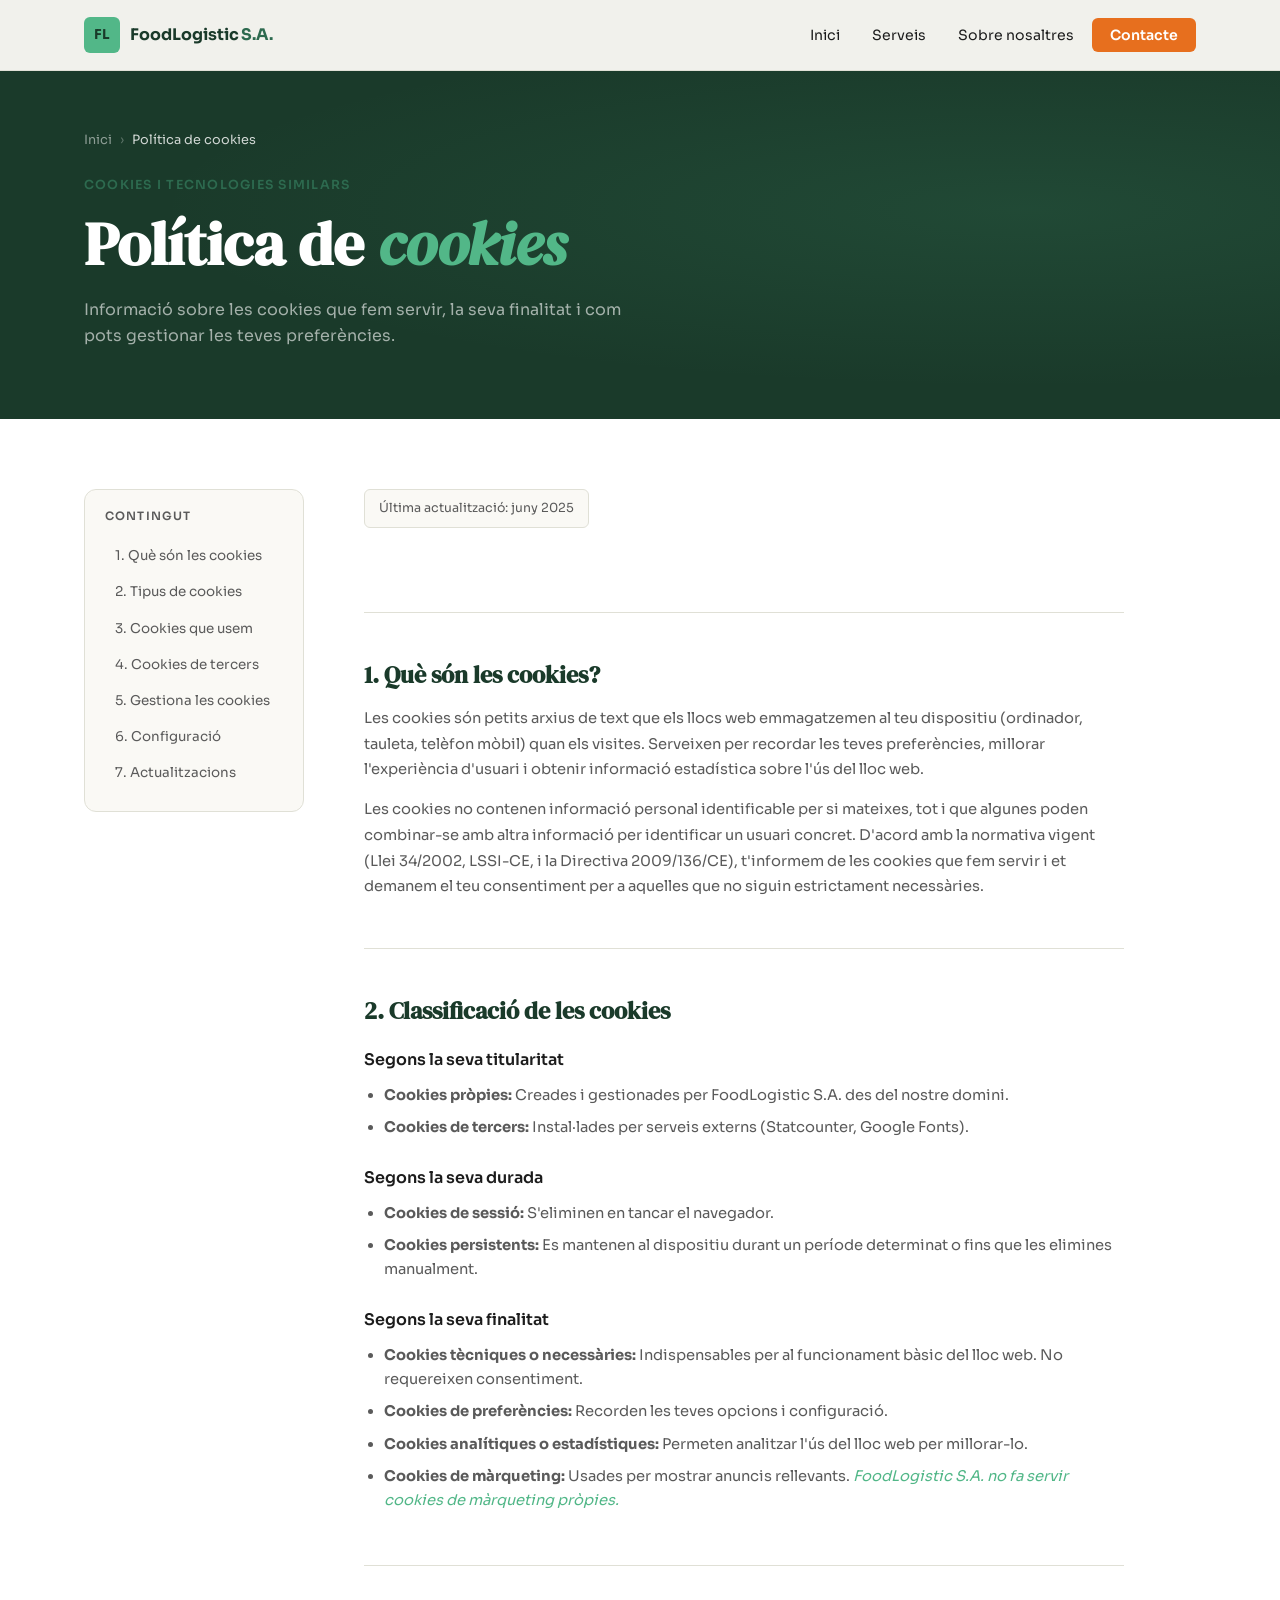
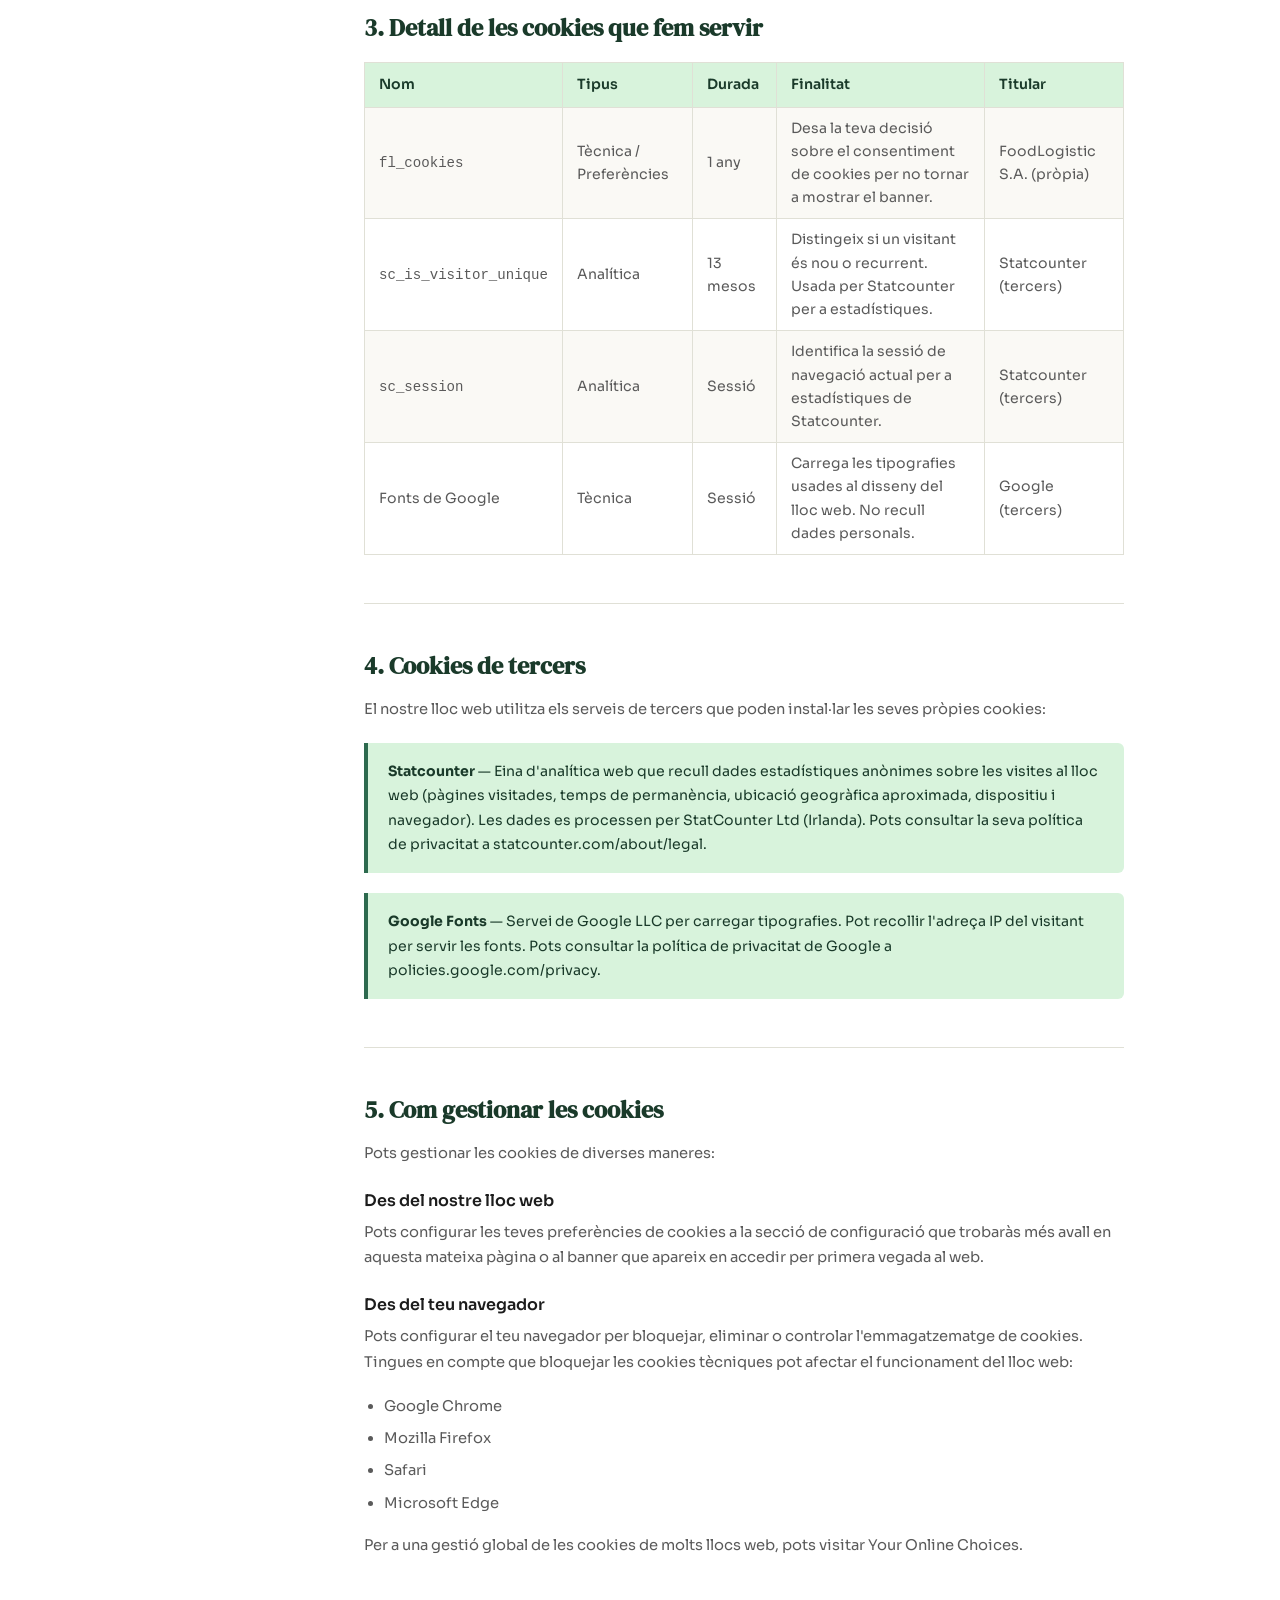
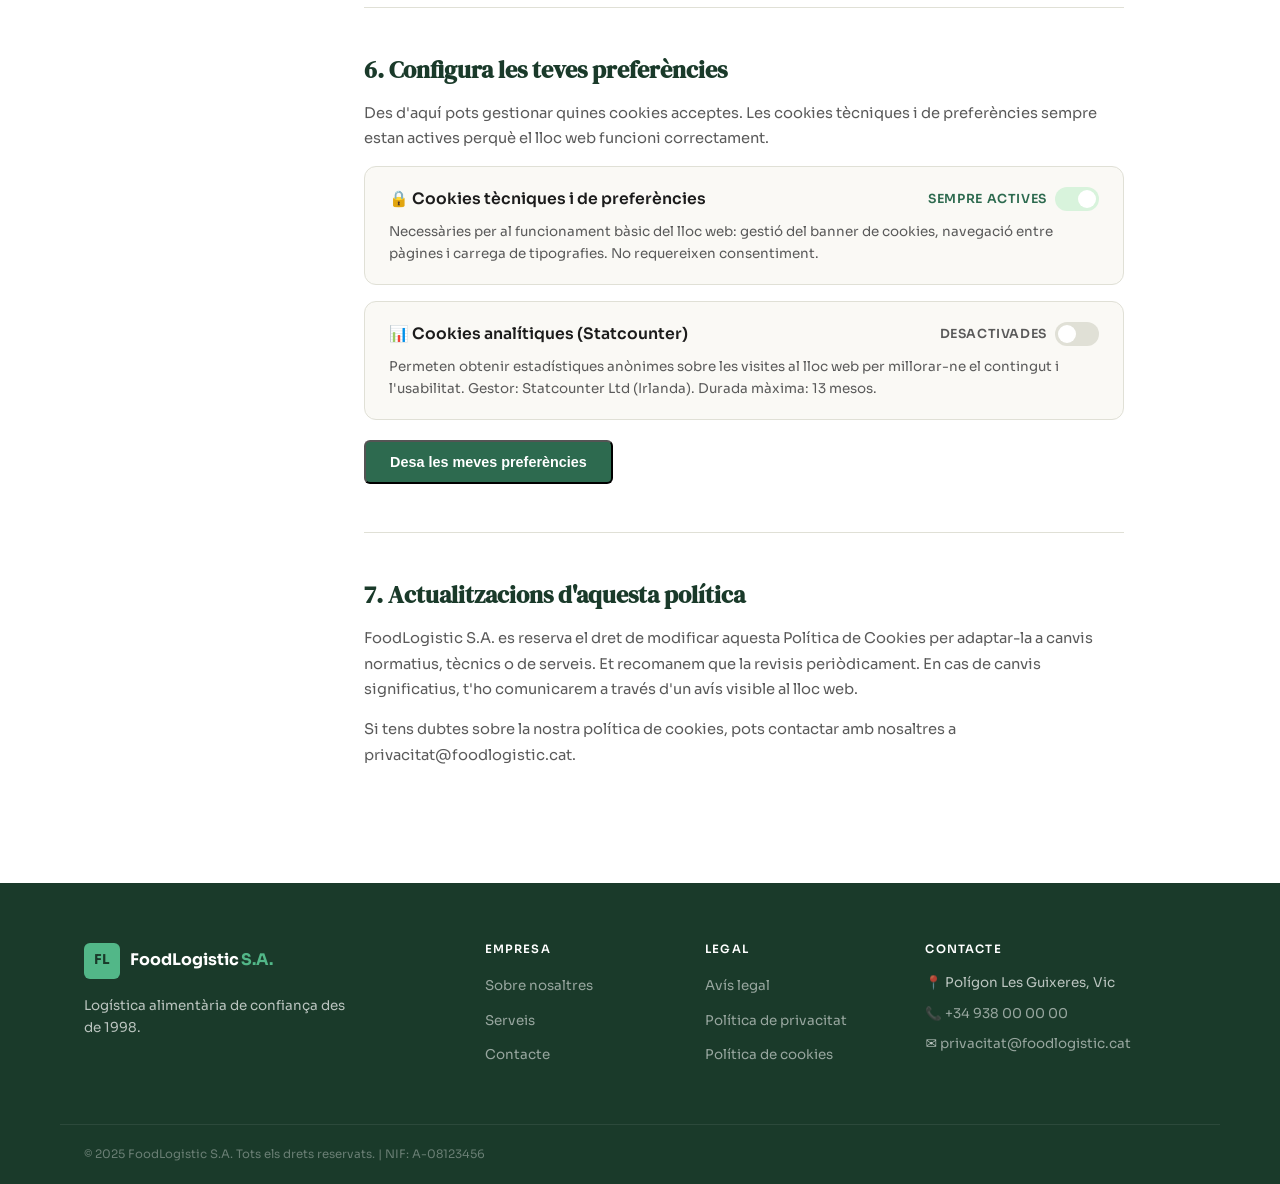
<file: docs/politica-cookies.html>
<!DOCTYPE html>
<html lang="ca">
<head>
  <meta charset="UTF-8" />
  <meta name="viewport" content="width=device-width, initial-scale=1.0" />
  <meta name="robots" content="noindex" />
  <title>Política de Cookies | FoodLogistic S.A.</title>
  <link rel="stylesheet" href="styles.css" />
  <link rel="preconnect" href="https://fonts.googleapis.com" />
  <link href="https://fonts.googleapis.com/css2?family=Sora:wght@300;400;600;700&family=DM+Serif+Display:ital@0;1&display=swap" rel="stylesheet" />
  <style>
    .cookie-toggle-section { background: var(--cream); border: 1px solid var(--border); border-radius: var(--radius); padding: 20px 24px; margin-bottom: 16px; }
    .cookie-toggle-header { display: flex; justify-content: space-between; align-items: center; margin-bottom: 10px; }
    .cookie-toggle-header h3 { font-size: .98rem; margin: 0; }
    .toggle-wrap { display: flex; align-items: center; gap: 8px; }
    .toggle-wrap span { font-size: .78rem; color: var(--text-muted); }
    .toggle {
      position: relative; width: 44px; height: 24px;
      background: var(--border); border-radius: 999px; cursor: pointer;
      transition: background var(--transition);
    }
    .toggle.on { background: var(--green-mid); }
    .toggle.disabled { background: var(--green-pale); cursor: not-allowed; }
    .toggle::after {
      content: ''; position: absolute; top: 3px; left: 3px;
      width: 18px; height: 18px; border-radius: 50%;
      background: var(--white); transition: transform var(--transition);
    }
    .toggle.on::after { transform: translateX(20px); }
    .toggle-label { font-size: .78rem; font-weight: 600; color: var(--text-muted); text-transform: uppercase; letter-spacing: .05em; }
    .toggle-label.on-label { color: var(--green-mid); }
    .cookie-toggle-body { font-size: .84rem; color: var(--text-muted); line-height: 1.6; }
    .save-prefs { margin-top: 20px; }
    .saved-msg { display: none; margin-top: 12px; color: var(--green-mid); font-size: .85rem; font-weight: 600; }
  </style>
</head>
<body>

<header id="header" class="solid">
  <div class="container nav-inner">
    <a href="index.html" class="logo">
      <span class="logo-icon">FL</span>
      <span class="logo-text">FoodLogistic<em>S.A.</em></span>
    </a>
    <nav>
      <ul class="nav-links">
        <li><a href="index.html">Inici</a></li>
        <li><a href="serveis.html">Serveis</a></li>
        <li><a href="nosaltres.html">Sobre nosaltres</a></li>
        <li><a href="contacte.html" class="btn-nav">Contacte</a></li>
      </ul>
      <button class="hamburger" id="hamburger" aria-label="Obrir menú">
        <span></span><span></span><span></span>
      </button>
    </nav>
  </div>
</header>

<div class="page-header">
  <div class="container">
    <div class="breadcrumb">
      <a href="index.html">Inici</a><span>›</span><strong>Política de cookies</strong>
    </div>
    <p class="section-tag">Cookies i tecnologies similars</p>
    <h1>Política de <em>cookies</em></h1>
    <p class="lead">Informació sobre les cookies que fem servir, la seva finalitat i com pots gestionar les teves preferències.</p>
  </div>
</div>

<section class="section-legal">
  <div class="container">
    <div class="legal-grid">
      <div class="legal-sidebar">
        <h4>Contingut</h4>
        <ul>
          <li><a href="#que-son">1. Què són les cookies</a></li>
          <li><a href="#tipus">2. Tipus de cookies</a></li>
          <li><a href="#taula">3. Cookies que usem</a></li>
          <li><a href="#tercers">4. Cookies de tercers</a></li>
          <li><a href="#gestio">5. Gestiona les cookies</a></li>
          <li><a href="#configurar">6. Configuració</a></li>
          <li><a href="#actualitzacio">7. Actualitzacions</a></li>
        </ul>
      </div>
      <div class="legal-content">
        <span class="legal-update">Última actualització: juny 2025</span>

        <h2 id="que-son">1. Què són les cookies?</h2>
        <p>Les cookies són petits arxius de text que els llocs web emmagatzemen al teu dispositiu (ordinador, tauleta, telèfon mòbil) quan els visites. Serveixen per recordar les teves preferències, millorar l'experiència d'usuari i obtenir informació estadística sobre l'ús del lloc web.</p>
        <p>Les cookies no contenen informació personal identificable per si mateixes, tot i que algunes poden combinar-se amb altra informació per identificar un usuari concret. D'acord amb la normativa vigent (Llei 34/2002, LSSI-CE, i la Directiva 2009/136/CE), t'informem de les cookies que fem servir i et demanem el teu consentiment per a aquelles que no siguin estrictament necessàries.</p>

        <h2 id="tipus">2. Classificació de les cookies</h2>
        <h3>Segons la seva titularitat</h3>
        <ul>
          <li><strong>Cookies pròpies:</strong> Creades i gestionades per FoodLogistic S.A. des del nostre domini.</li>
          <li><strong>Cookies de tercers:</strong> Instal·lades per serveis externs (Statcounter, Google Fonts).</li>
        </ul>
        <h3>Segons la seva durada</h3>
        <ul>
          <li><strong>Cookies de sessió:</strong> S'eliminen en tancar el navegador.</li>
          <li><strong>Cookies persistents:</strong> Es mantenen al dispositiu durant un període determinat o fins que les elimines manualment.</li>
        </ul>
        <h3>Segons la seva finalitat</h3>
        <ul>
          <li><strong>Cookies tècniques o necessàries:</strong> Indispensables per al funcionament bàsic del lloc web. No requereixen consentiment.</li>
          <li><strong>Cookies de preferències:</strong> Recorden les teves opcions i configuració.</li>
          <li><strong>Cookies analítiques o estadístiques:</strong> Permeten analitzar l'ús del lloc web per millorar-lo.</li>
          <li><strong>Cookies de màrqueting:</strong> Usades per mostrar anuncis rellevants. <em>FoodLogistic S.A. no fa servir cookies de màrqueting pròpies.</em></li>
        </ul>

        <h2 id="taula">3. Detall de les cookies que fem servir</h2>
        <table>
          <tr>
            <th>Nom</th>
            <th>Tipus</th>
            <th>Durada</th>
            <th>Finalitat</th>
            <th>Titular</th>
          </tr>
          <tr>
            <td><code>fl_cookies</code></td>
            <td>Tècnica / Preferències</td>
            <td>1 any</td>
            <td>Desa la teva decisió sobre el consentiment de cookies per no tornar a mostrar el banner.</td>
            <td>FoodLogistic S.A. (pròpia)</td>
          </tr>
          <tr>
            <td><code>sc_is_visitor_unique</code></td>
            <td>Analítica</td>
            <td>13 mesos</td>
            <td>Distingeix si un visitant és nou o recurrent. Usada per Statcounter per a estadístiques.</td>
            <td>Statcounter (tercers)</td>
          </tr>
          <tr>
            <td><code>sc_session</code></td>
            <td>Analítica</td>
            <td>Sessió</td>
            <td>Identifica la sessió de navegació actual per a estadístiques de Statcounter.</td>
            <td>Statcounter (tercers)</td>
          </tr>
          <tr>
            <td>Fonts de Google</td>
            <td>Tècnica</td>
            <td>Sessió</td>
            <td>Carrega les tipografies usades al disseny del lloc web. No recull dades personals.</td>
            <td>Google (tercers)</td>
          </tr>
        </table>

        <h2 id="tercers">4. Cookies de tercers</h2>
        <p>El nostre lloc web utilitza els serveis de tercers que poden instal·lar les seves pròpies cookies:</p>

        <div class="legal-box">
          <p><strong>Statcounter</strong> — Eina d'analítica web que recull dades estadístiques anònimes sobre les visites al lloc web (pàgines visitades, temps de permanència, ubicació geogràfica aproximada, dispositiu i navegador). Les dades es processen per StatCounter Ltd (Irlanda). Pots consultar la seva política de privacitat a <a href="https://statcounter.com/about/legal/" target="_blank" rel="noopener">statcounter.com/about/legal</a>.</p>
        </div>

        <div class="legal-box">
          <p><strong>Google Fonts</strong> — Servei de Google LLC per carregar tipografies. Pot recollir l'adreça IP del visitant per servir les fonts. Pots consultar la política de privacitat de Google a <a href="https://policies.google.com/privacy" target="_blank" rel="noopener">policies.google.com/privacy</a>.</p>
        </div>

        <h2 id="gestio">5. Com gestionar les cookies</h2>
        <p>Pots gestionar les cookies de diverses maneres:</p>
        <h3>Des del nostre lloc web</h3>
        <p>Pots configurar les teves preferències de cookies a la secció de configuració que trobaràs més avall en aquesta mateixa pàgina o al banner que apareix en accedir per primera vegada al web.</p>
        <h3>Des del teu navegador</h3>
        <p>Pots configurar el teu navegador per bloquejar, eliminar o controlar l'emmagatzematge de cookies. Tingues en compte que bloquejar les cookies tècniques pot afectar el funcionament del lloc web:</p>
        <ul>
          <li><a href="https://support.google.com/chrome/answer/95647" target="_blank" rel="noopener">Google Chrome</a></li>
          <li><a href="https://support.mozilla.org/ca/kb/galetes-informacio-que-els-llocs-web-emmagatzemen" target="_blank" rel="noopener">Mozilla Firefox</a></li>
          <li><a href="https://support.apple.com/ca-es/guide/safari/sfri11471/mac" target="_blank" rel="noopener">Safari</a></li>
          <li><a href="https://support.microsoft.com/ca-es/microsoft-edge/eliminar-les-galetes-a-microsoft-edge-63947406-40ac-c3b8-57b9-2a946a29ae09" target="_blank" rel="noopener">Microsoft Edge</a></li>
        </ul>
        <p>Per a una gestió global de les cookies de molts llocs web, pots visitar <a href="https://www.youronlinechoices.com/es/sus-opciones" target="_blank" rel="noopener">Your Online Choices</a>.</p>

        <h2 id="configurar">6. Configura les teves preferències</h2>
        <p>Des d'aquí pots gestionar quines cookies acceptes. Les cookies tècniques i de preferències sempre estan actives perquè el lloc web funcioni correctament.</p>

        <div class="cookie-toggle-section">
          <div class="cookie-toggle-header">
            <h3>🔒 Cookies tècniques i de preferències</h3>
            <div class="toggle-wrap">
              <span class="toggle-label on-label">Sempre actives</span>
              <div class="toggle on disabled" aria-label="Sempre actives"></div>
            </div>
          </div>
          <div class="cookie-toggle-body">
            Necessàries per al funcionament bàsic del lloc web: gestió del banner de cookies, navegació entre pàgines i carrega de tipografies. No requereixen consentiment.
          </div>
        </div>

        <div class="cookie-toggle-section">
          <div class="cookie-toggle-header">
            <h3>📊 Cookies analítiques (Statcounter)</h3>
            <div class="toggle-wrap">
              <span class="toggle-label" id="analytics-label">Desactivades</span>
              <div class="toggle" id="analytics-toggle" role="switch" aria-checked="false" tabindex="0" style="cursor:pointer" onclick="toggleAnalytics()" onkeydown="if(event.key==='Enter'||event.key===' ')toggleAnalytics()"></div>
            </div>
          </div>
          <div class="cookie-toggle-body">
            Permeten obtenir estadístiques anònimes sobre les visites al lloc web per millorar-ne el contingut i l'usabilitat. Gestor: Statcounter Ltd (Irlanda). Durada màxima: 13 mesos.
          </div>
        </div>

        <div class="save-prefs">
          <button class="btn-green" onclick="savePrefs()">Desa les meves preferències</button>
          <div class="saved-msg" id="saved-msg">✓ Preferències desades correctament.</div>
        </div>

        <h2 id="actualitzacio">7. Actualitzacions d'aquesta política</h2>
        <p>FoodLogistic S.A. es reserva el dret de modificar aquesta Política de Cookies per adaptar-la a canvis normatius, tècnics o de serveis. Et recomanem que la revisis periòdicament. En cas de canvis significatius, t'ho comunicarem a través d'un avís visible al lloc web.</p>
        <p>Si tens dubtes sobre la nostra política de cookies, pots contactar amb nosaltres a <a href="mailto:privacitat@foodlogistic.cat">privacitat@foodlogistic.cat</a>.</p>
      </div>
    </div>
  </div>
</section>

<footer class="footer">
  <div class="container footer-inner">
    <div class="footer-brand">
      <a href="index.html" class="logo" style="color:var(--white)">
        <span class="logo-icon">FL</span>
        <span class="logo-text">FoodLogistic<em>S.A.</em></span>
      </a>
      <p>Logística alimentària de confiança des de 1998.</p>
    </div>
    <div class="footer-links">
      <h4>Empresa</h4>
      <ul>
        <li><a href="nosaltres.html">Sobre nosaltres</a></li>
        <li><a href="serveis.html">Serveis</a></li>
        <li><a href="contacte.html">Contacte</a></li>
      </ul>
    </div>
    <div class="footer-links">
      <h4>Legal</h4>
      <ul>
        <li><a href="avis-legal.html">Avís legal</a></li>
        <li><a href="politica-privacitat.html">Política de privacitat</a></li>
        <li><a href="politica-cookies.html">Política de cookies</a></li>
      </ul>
    </div>
    <div class="footer-contact">
      <h4>Contacte</h4>
      <p>📍 Polígon Les Guixeres, Vic</p>
      <p>📞 <a href="tel:+34938000000">+34 938 00 00 00</a></p>
      <p>✉️ <a href="mailto:privacitat@foodlogistic.cat">privacitat@foodlogistic.cat</a></p>
    </div>
  </div>
  <div class="footer-bottom">
    <div class="container">
      <p>© 2025 FoodLogistic S.A. Tots els drets reservats. | NIF: A-08123456</p>
    </div>
  </div>
</footer>

<script src="main.js"></script>
<script>
  // Llegir estat actual
  const saved = localStorage.getItem('fl_cookies');
  let analyticsOn = (saved === 'accepted');

  function renderToggle() {
    const t = document.getElementById('analytics-toggle');
    const l = document.getElementById('analytics-label');
    if (analyticsOn) {
      t.classList.add('on'); t.setAttribute('aria-checked','true');
      l.textContent = 'Activades'; l.className = 'toggle-label on-label';
    } else {
      t.classList.remove('on'); t.setAttribute('aria-checked','false');
      l.textContent = 'Desactivades'; l.className = 'toggle-label';
    }
  }
  function toggleAnalytics() { analyticsOn = !analyticsOn; renderToggle(); }
  function savePrefs() {
    localStorage.setItem('fl_cookies', analyticsOn ? 'accepted' : 'rejected');
    const msg = document.getElementById('saved-msg');
    msg.style.display = 'block';
    setTimeout(() => msg.style.display = 'none', 3000);
  }
  renderToggle();
</script>
<!-- Default Statcounter code for FoodLogistic S.A
https://albertteruel.github.io/web-corporativa-albert/ -->
<script type="text/javascript">
var sc_project=13223701; 
var sc_invisible=1; 
var sc_security="ca8fad75"; 
</script>
<script type="text/javascript"
src="https://www.statcounter.com/counter/counter.js" async></script>
<noscript><div class="statcounter"><a title="Web Analytics Made Easy -
Statcounter" href="https://statcounter.com/" target="_blank"><img
class="statcounter" src="https://c.statcounter.com/13223701/0/ca8fad75/1/"
alt="Web Analytics Made Easy - Statcounter"
referrerPolicy="no-referrer-when-downgrade"></a></div></noscript>
<!-- End of Statcounter Code -->
</body>
</html>
</file>
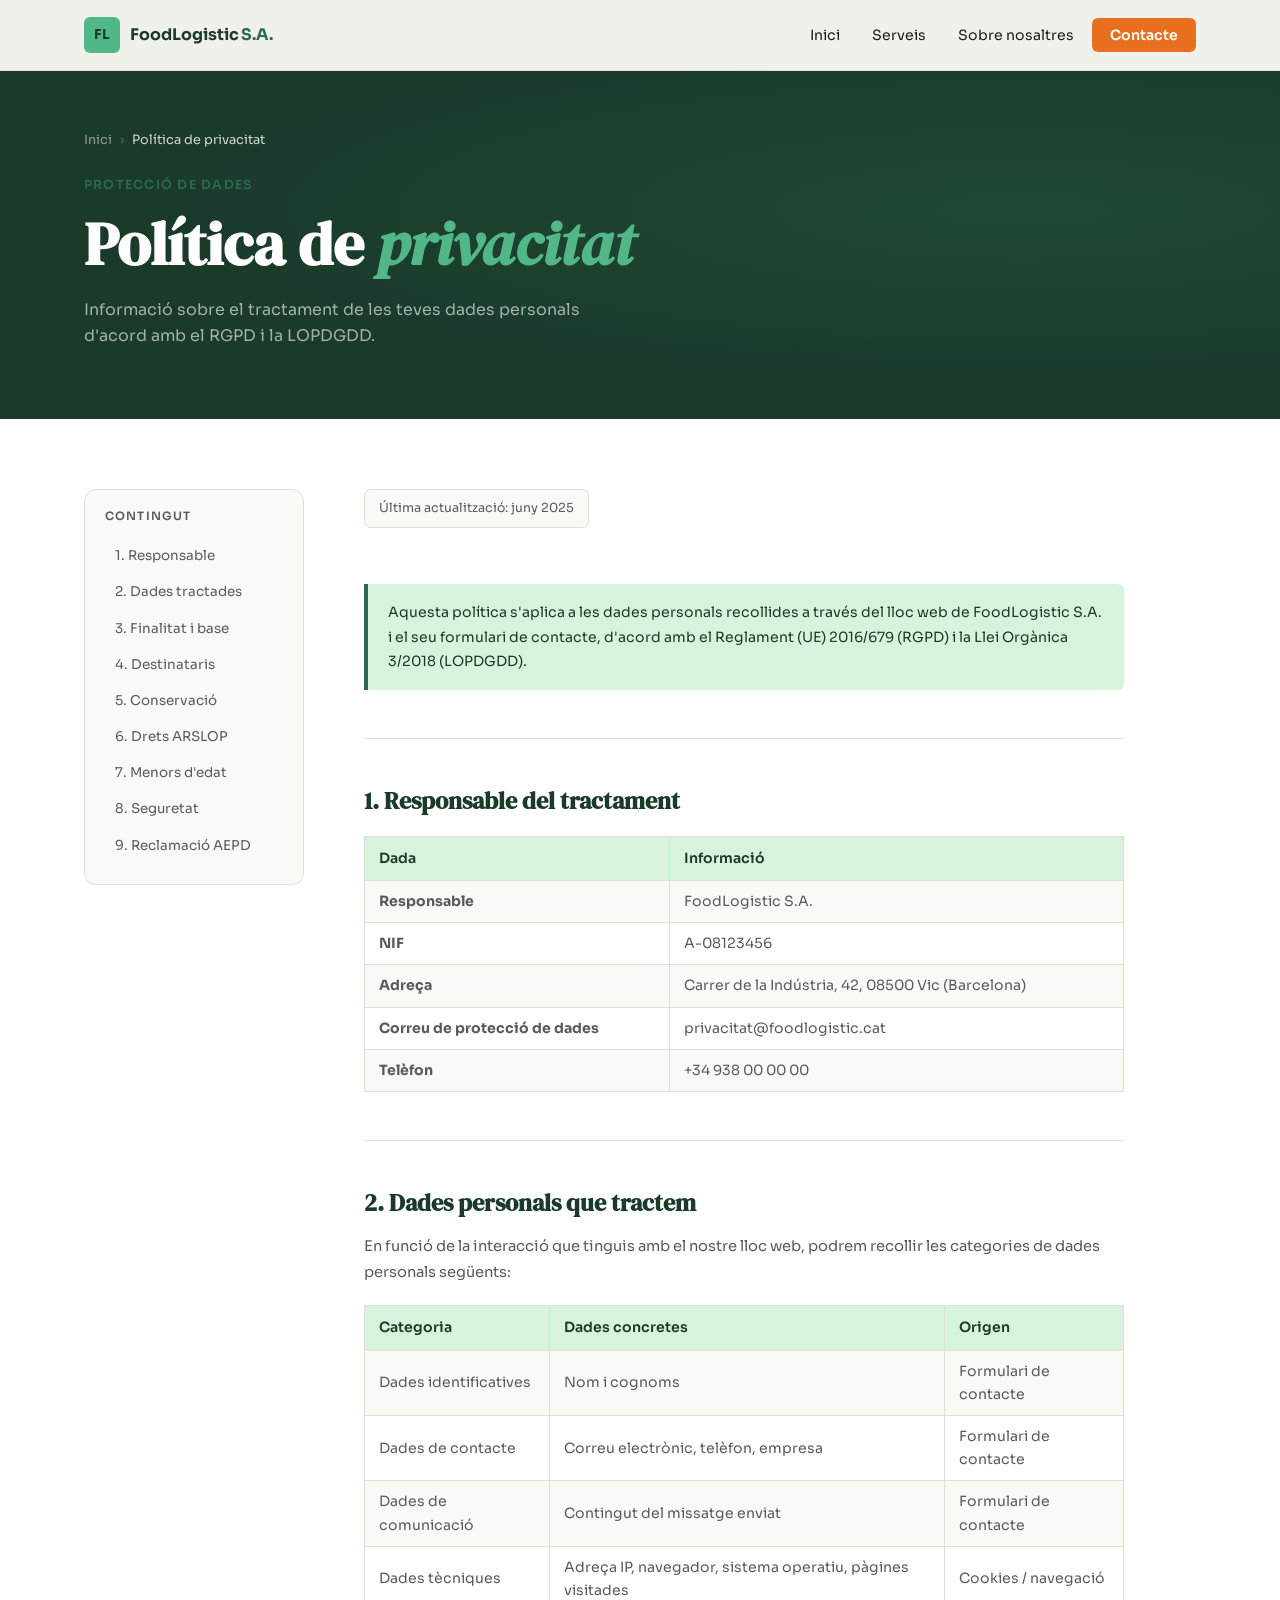
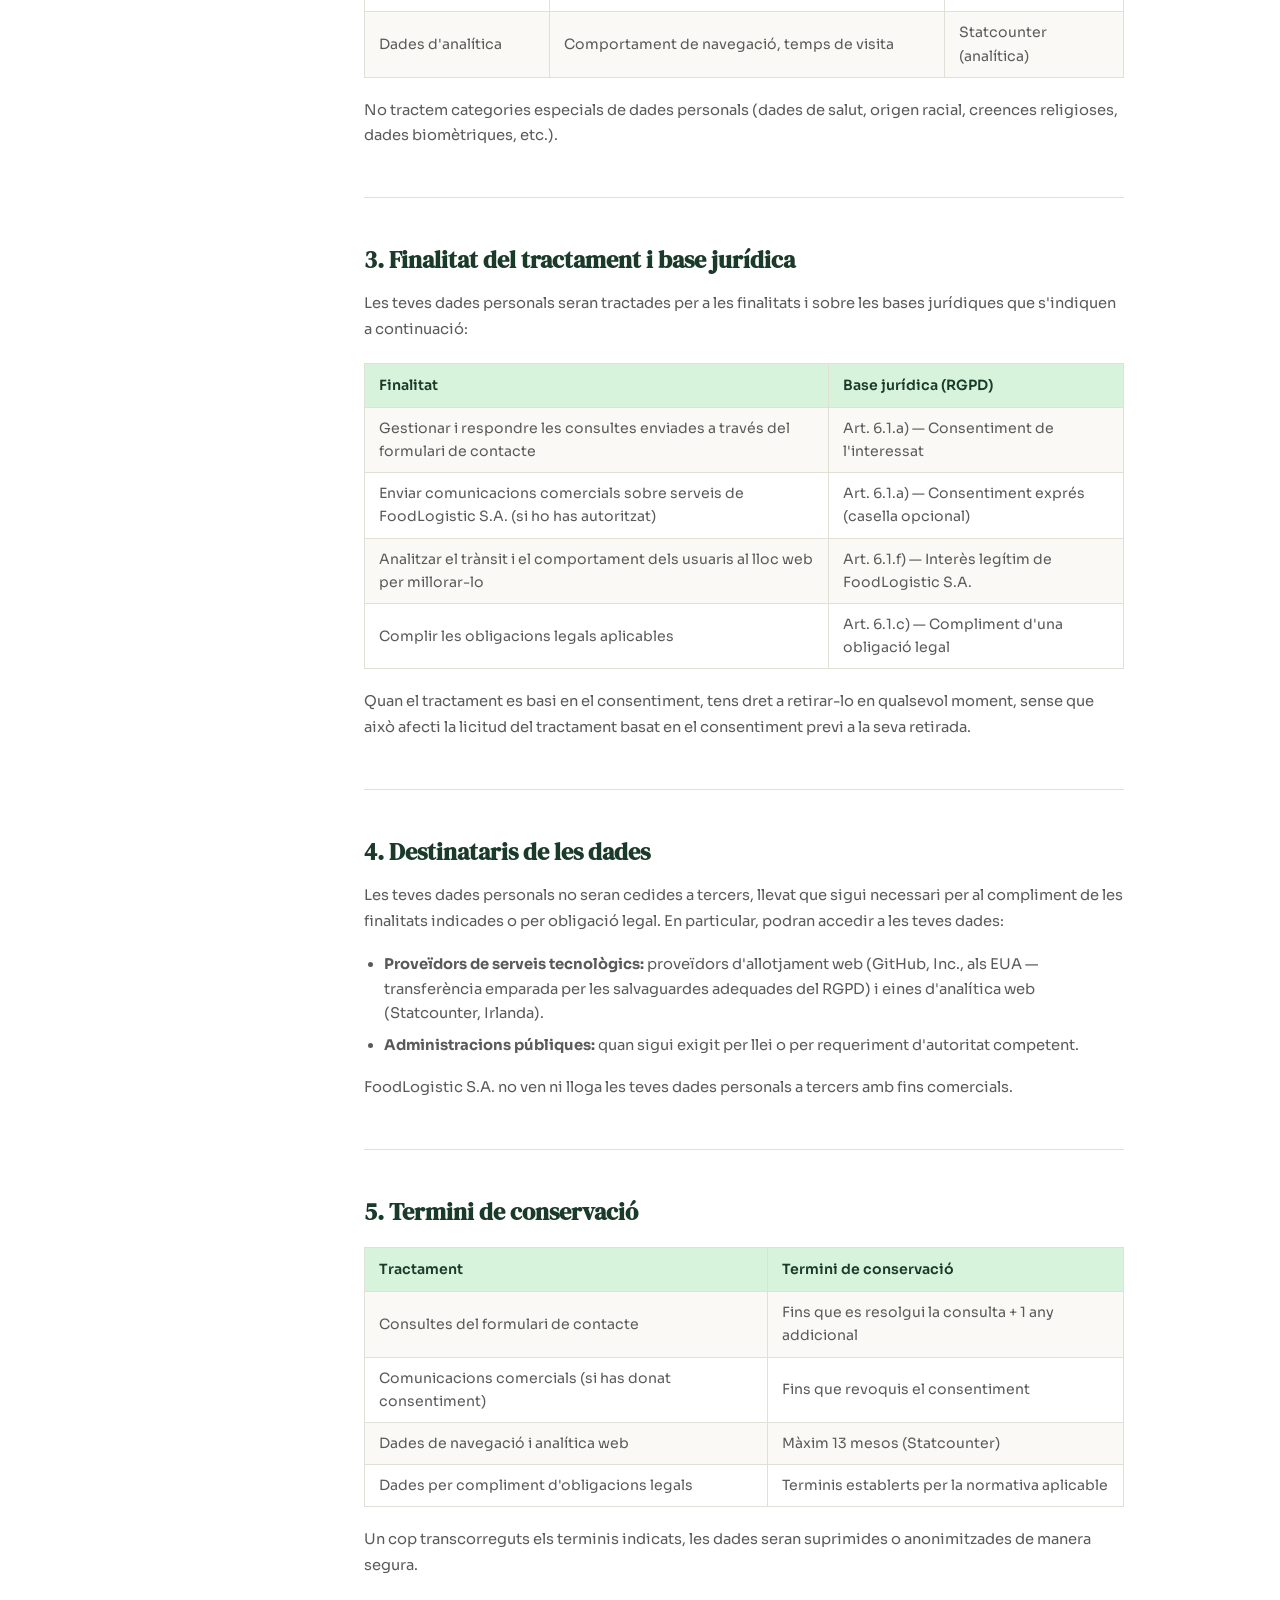
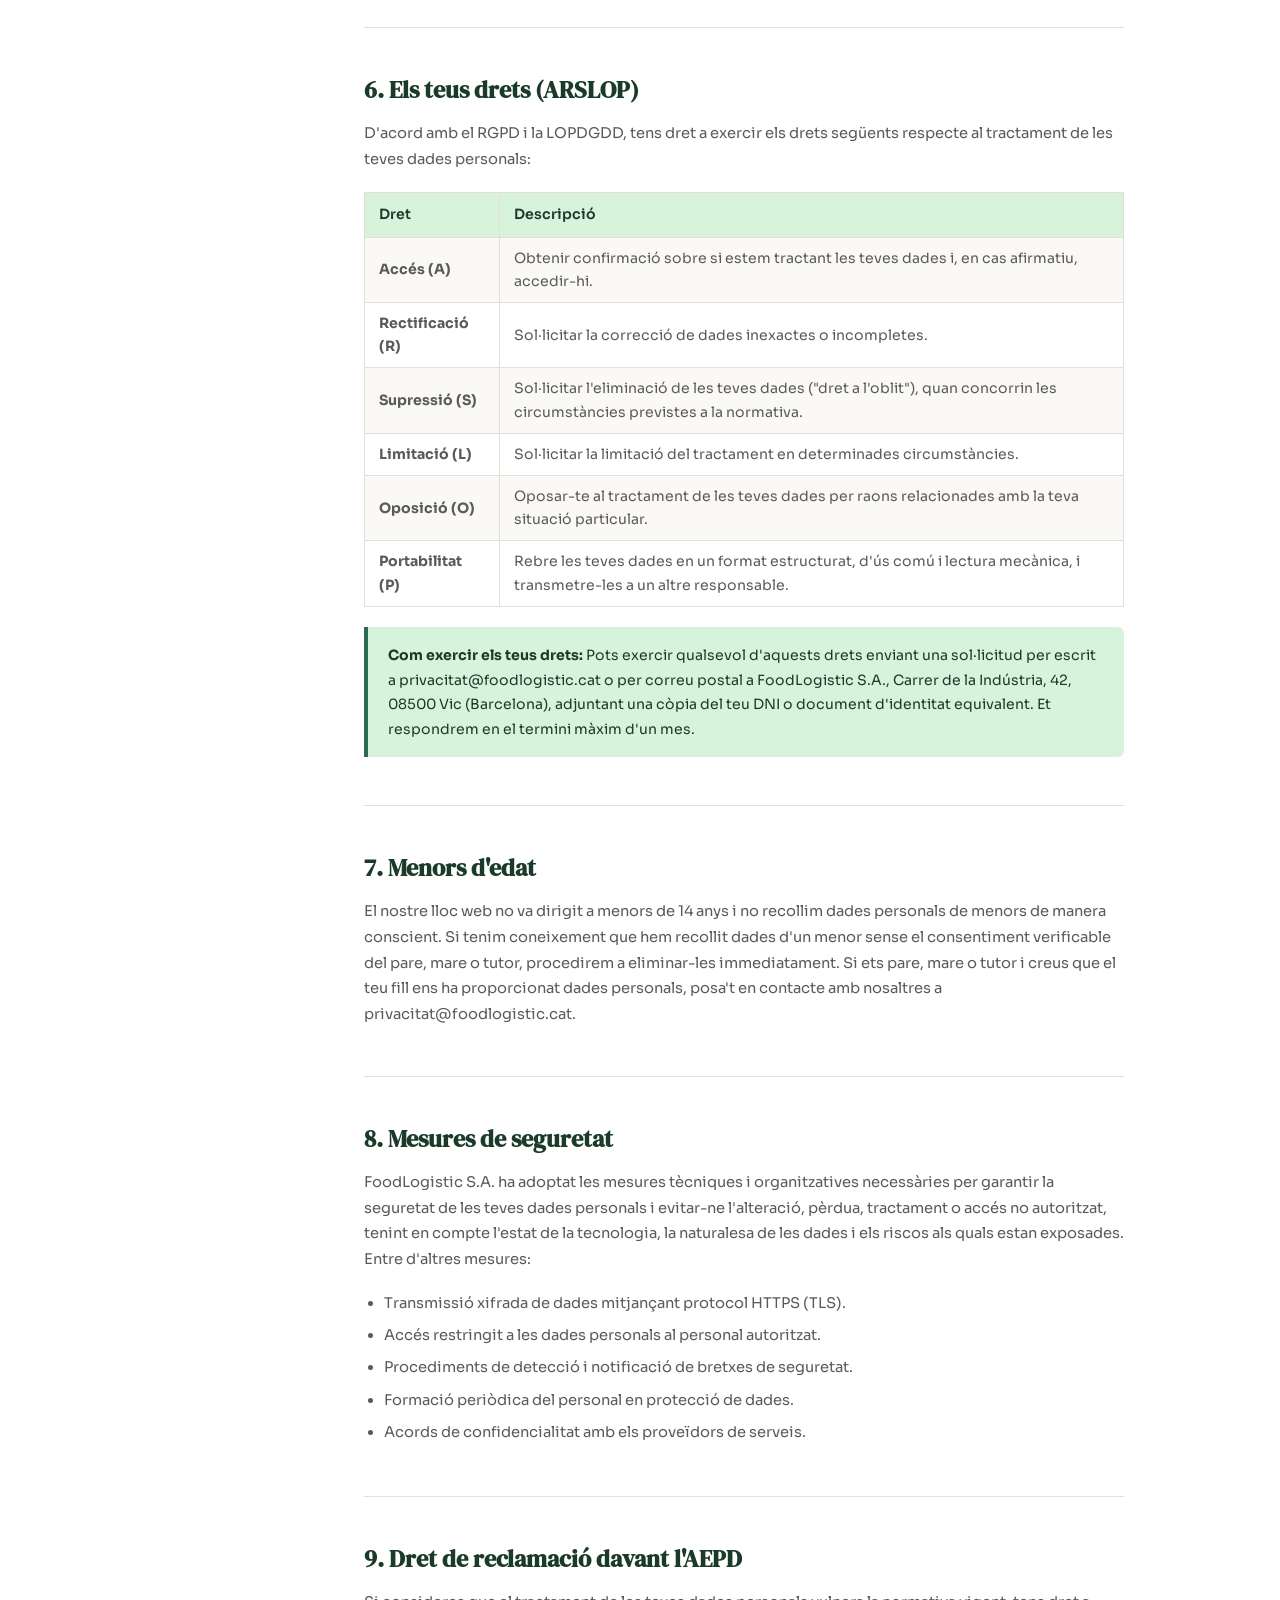
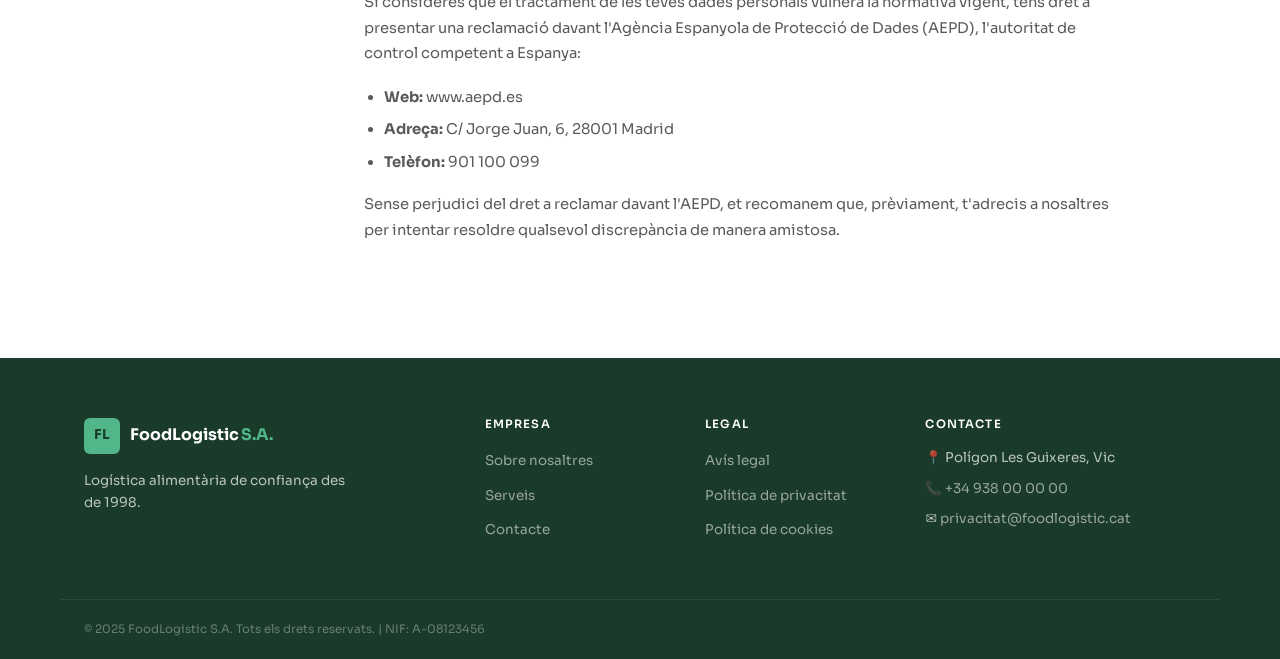
<file: docs/politica-privacitat.html>
<!DOCTYPE html>
<html lang="ca">
<head>
  <meta charset="UTF-8" />
  <meta name="viewport" content="width=device-width, initial-scale=1.0" />
  <meta name="robots" content="noindex" />
  <title>Política de Privacitat | FoodLogistic S.A.</title>
  <link rel="stylesheet" href="styles.css" />
  <link rel="preconnect" href="https://fonts.googleapis.com" />
  <link href="https://fonts.googleapis.com/css2?family=Sora:wght@300;400;600;700&family=DM+Serif+Display:ital@0;1&display=swap" rel="stylesheet" />
</head>
<body>

<header id="header" class="solid">
  <div class="container nav-inner">
    <a href="index.html" class="logo">
      <span class="logo-icon">FL</span>
      <span class="logo-text">FoodLogistic<em>S.A.</em></span>
    </a>
    <nav>
      <ul class="nav-links">
        <li><a href="index.html">Inici</a></li>
        <li><a href="serveis.html">Serveis</a></li>
        <li><a href="nosaltres.html">Sobre nosaltres</a></li>
        <li><a href="contacte.html" class="btn-nav">Contacte</a></li>
      </ul>
      <button class="hamburger" id="hamburger" aria-label="Obrir menú">
        <span></span><span></span><span></span>
      </button>
    </nav>
  </div>
</header>

<div class="page-header">
  <div class="container">
    <div class="breadcrumb">
      <a href="index.html">Inici</a><span>›</span><strong>Política de privacitat</strong>
    </div>
    <p class="section-tag">Protecció de dades</p>
    <h1>Política de <em>privacitat</em></h1>
    <p class="lead">Informació sobre el tractament de les teves dades personals d'acord amb el RGPD i la LOPDGDD.</p>
  </div>
</div>

<section class="section-legal">
  <div class="container">
    <div class="legal-grid">
      <div class="legal-sidebar">
        <h4>Contingut</h4>
        <ul>
          <li><a href="#responsable">1. Responsable</a></li>
          <li><a href="#dades">2. Dades tractades</a></li>
          <li><a href="#finalitat">3. Finalitat i base</a></li>
          <li><a href="#destinataris">4. Destinataris</a></li>
          <li><a href="#conservacio">5. Conservació</a></li>
          <li><a href="#drets">6. Drets ARSLOP</a></li>
          <li><a href="#menors">7. Menors d'edat</a></li>
          <li><a href="#seguretat">8. Seguretat</a></li>
          <li><a href="#aepd">9. Reclamació AEPD</a></li>
        </ul>
      </div>
      <div class="legal-content">
        <span class="legal-update">Última actualització: juny 2025</span>

        <div class="legal-box">
          <p>Aquesta política s'aplica a les dades personals recollides a través del lloc web de FoodLogistic S.A. i el seu formulari de contacte, d'acord amb el Reglament (UE) 2016/679 (RGPD) i la Llei Orgànica 3/2018 (LOPDGDD).</p>
        </div>

        <h2 id="responsable">1. Responsable del tractament</h2>
        <table>
          <tr><th>Dada</th><th>Informació</th></tr>
          <tr><td><strong>Responsable</strong></td><td>FoodLogistic S.A.</td></tr>
          <tr><td><strong>NIF</strong></td><td>A-08123456</td></tr>
          <tr><td><strong>Adreça</strong></td><td>Carrer de la Indústria, 42, 08500 Vic (Barcelona)</td></tr>
          <tr><td><strong>Correu de protecció de dades</strong></td><td><a href="mailto:privacitat@foodlogistic.cat">privacitat@foodlogistic.cat</a></td></tr>
          <tr><td><strong>Telèfon</strong></td><td>+34 938 00 00 00</td></tr>
        </table>

        <h2 id="dades">2. Dades personals que tractem</h2>
        <p>En funció de la interacció que tinguis amb el nostre lloc web, podrem recollir les categories de dades personals següents:</p>
        <table>
          <tr><th>Categoria</th><th>Dades concretes</th><th>Origen</th></tr>
          <tr><td>Dades identificatives</td><td>Nom i cognoms</td><td>Formulari de contacte</td></tr>
          <tr><td>Dades de contacte</td><td>Correu electrònic, telèfon, empresa</td><td>Formulari de contacte</td></tr>
          <tr><td>Dades de comunicació</td><td>Contingut del missatge enviat</td><td>Formulari de contacte</td></tr>
          <tr><td>Dades tècniques</td><td>Adreça IP, navegador, sistema operatiu, pàgines visitades</td><td>Cookies / navegació</td></tr>
          <tr><td>Dades d'analítica</td><td>Comportament de navegació, temps de visita</td><td>Statcounter (analítica)</td></tr>
        </table>
        <p>No tractem categories especials de dades personals (dades de salut, origen racial, creences religioses, dades biomètriques, etc.).</p>

        <h2 id="finalitat">3. Finalitat del tractament i base jurídica</h2>
        <p>Les teves dades personals seran tractades per a les finalitats i sobre les bases jurídiques que s'indiquen a continuació:</p>
        <table>
          <tr><th>Finalitat</th><th>Base jurídica (RGPD)</th></tr>
          <tr><td>Gestionar i respondre les consultes enviades a través del formulari de contacte</td><td>Art. 6.1.a) — Consentiment de l'interessat</td></tr>
          <tr><td>Enviar comunicacions comercials sobre serveis de FoodLogistic S.A. (si ho has autoritzat)</td><td>Art. 6.1.a) — Consentiment exprés (casella opcional)</td></tr>
          <tr><td>Analitzar el trànsit i el comportament dels usuaris al lloc web per millorar-lo</td><td>Art. 6.1.f) — Interès legítim de FoodLogistic S.A.</td></tr>
          <tr><td>Complir les obligacions legals aplicables</td><td>Art. 6.1.c) — Compliment d'una obligació legal</td></tr>
        </table>
        <p>Quan el tractament es basi en el consentiment, tens dret a retirar-lo en qualsevol moment, sense que això afecti la licitud del tractament basat en el consentiment previ a la seva retirada.</p>

        <h2 id="destinataris">4. Destinataris de les dades</h2>
        <p>Les teves dades personals no seran cedides a tercers, llevat que sigui necessari per al compliment de les finalitats indicades o per obligació legal. En particular, podran accedir a les teves dades:</p>
        <ul>
          <li><strong>Proveïdors de serveis tecnològics:</strong> proveïdors d'allotjament web (GitHub, Inc., als EUA —transferència emparada per les salvaguardes adequades del RGPD) i eines d'analítica web (Statcounter, Irlanda).</li>
          <li><strong>Administracions públiques:</strong> quan sigui exigit per llei o per requeriment d'autoritat competent.</li>
        </ul>
        <p>FoodLogistic S.A. no ven ni lloga les teves dades personals a tercers amb fins comercials.</p>

        <h2 id="conservacio">5. Termini de conservació</h2>
        <table>
          <tr><th>Tractament</th><th>Termini de conservació</th></tr>
          <tr><td>Consultes del formulari de contacte</td><td>Fins que es resolgui la consulta + 1 any addicional</td></tr>
          <tr><td>Comunicacions comercials (si has donat consentiment)</td><td>Fins que revoquis el consentiment</td></tr>
          <tr><td>Dades de navegació i analítica web</td><td>Màxim 13 mesos (Statcounter)</td></tr>
          <tr><td>Dades per compliment d'obligacions legals</td><td>Terminis establerts per la normativa aplicable</td></tr>
        </table>
        <p>Un cop transcorreguts els terminis indicats, les dades seran suprimides o anonimitzades de manera segura.</p>

        <h2 id="drets">6. Els teus drets (ARSLOP)</h2>
        <p>D'acord amb el RGPD i la LOPDGDD, tens dret a exercir els drets següents respecte al tractament de les teves dades personals:</p>
        <table>
          <tr><th>Dret</th><th>Descripció</th></tr>
          <tr><td><strong>Accés (A)</strong></td><td>Obtenir confirmació sobre si estem tractant les teves dades i, en cas afirmatiu, accedir-hi.</td></tr>
          <tr><td><strong>Rectificació (R)</strong></td><td>Sol·licitar la correcció de dades inexactes o incompletes.</td></tr>
          <tr><td><strong>Supressió (S)</strong></td><td>Sol·licitar l'eliminació de les teves dades ("dret a l'oblit"), quan concorrin les circumstàncies previstes a la normativa.</td></tr>
          <tr><td><strong>Limitació (L)</strong></td><td>Sol·licitar la limitació del tractament en determinades circumstàncies.</td></tr>
          <tr><td><strong>Oposició (O)</strong></td><td>Oposar-te al tractament de les teves dades per raons relacionades amb la teva situació particular.</td></tr>
          <tr><td><strong>Portabilitat (P)</strong></td><td>Rebre les teves dades en un format estructurat, d'ús comú i lectura mecànica, i transmetre-les a un altre responsable.</td></tr>
        </table>
        <div class="legal-box">
          <p><strong>Com exercir els teus drets:</strong> Pots exercir qualsevol d'aquests drets enviant una sol·licitud per escrit a <a href="mailto:privacitat@foodlogistic.cat">privacitat@foodlogistic.cat</a> o per correu postal a FoodLogistic S.A., Carrer de la Indústria, 42, 08500 Vic (Barcelona), adjuntant una còpia del teu DNI o document d'identitat equivalent. Et respondrem en el termini màxim d'un mes.</p>
        </div>

        <h2 id="menors">7. Menors d'edat</h2>
        <p>El nostre lloc web no va dirigit a menors de 14 anys i no recollim dades personals de menors de manera conscient. Si tenim coneixement que hem recollit dades d'un menor sense el consentiment verificable del pare, mare o tutor, procedirem a eliminar-les immediatament. Si ets pare, mare o tutor i creus que el teu fill ens ha proporcionat dades personals, posa't en contacte amb nosaltres a <a href="mailto:privacitat@foodlogistic.cat">privacitat@foodlogistic.cat</a>.</p>

        <h2 id="seguretat">8. Mesures de seguretat</h2>
        <p>FoodLogistic S.A. ha adoptat les mesures tècniques i organitzatives necessàries per garantir la seguretat de les teves dades personals i evitar-ne l'alteració, pèrdua, tractament o accés no autoritzat, tenint en compte l'estat de la tecnologia, la naturalesa de les dades i els riscos als quals estan exposades. Entre d'altres mesures:</p>
        <ul>
          <li>Transmissió xifrada de dades mitjançant protocol HTTPS (TLS).</li>
          <li>Accés restringit a les dades personals al personal autoritzat.</li>
          <li>Procediments de detecció i notificació de bretxes de seguretat.</li>
          <li>Formació periòdica del personal en protecció de dades.</li>
          <li>Acords de confidencialitat amb els proveïdors de serveis.</li>
        </ul>

        <h2 id="aepd">9. Dret de reclamació davant l'AEPD</h2>
        <p>Si consideres que el tractament de les teves dades personals vulnera la normativa vigent, tens dret a presentar una reclamació davant l'Agència Espanyola de Protecció de Dades (AEPD), l'autoritat de control competent a Espanya:</p>
        <ul>
          <li><strong>Web:</strong> <a href="https://www.aepd.es" target="_blank" rel="noopener">www.aepd.es</a></li>
          <li><strong>Adreça:</strong> C/ Jorge Juan, 6, 28001 Madrid</li>
          <li><strong>Telèfon:</strong> 901 100 099</li>
        </ul>
        <p>Sense perjudici del dret a reclamar davant l'AEPD, et recomanem que, prèviament, t'adrecis a nosaltres per intentar resoldre qualsevol discrepància de manera amistosa.</p>
      </div>
    </div>
  </div>
</section>

<footer class="footer">
  <div class="container footer-inner">
    <div class="footer-brand">
      <a href="index.html" class="logo" style="color:var(--white)">
        <span class="logo-icon">FL</span>
        <span class="logo-text">FoodLogistic<em>S.A.</em></span>
      </a>
      <p>Logística alimentària de confiança des de 1998.</p>
    </div>
    <div class="footer-links">
      <h4>Empresa</h4>
      <ul>
        <li><a href="nosaltres.html">Sobre nosaltres</a></li>
        <li><a href="serveis.html">Serveis</a></li>
        <li><a href="contacte.html">Contacte</a></li>
      </ul>
    </div>
    <div class="footer-links">
      <h4>Legal</h4>
      <ul>
        <li><a href="avis-legal.html">Avís legal</a></li>
        <li><a href="politica-privacitat.html">Política de privacitat</a></li>
        <li><a href="politica-cookies.html">Política de cookies</a></li>
      </ul>
    </div>
    <div class="footer-contact">
      <h4>Contacte</h4>
      <p>📍 Polígon Les Guixeres, Vic</p>
      <p>📞 <a href="tel:+34938000000">+34 938 00 00 00</a></p>
      <p>✉️ <a href="mailto:privacitat@foodlogistic.cat">privacitat@foodlogistic.cat</a></p>
    </div>
  </div>
  <div class="footer-bottom">
    <div class="container">
      <p>© 2025 FoodLogistic S.A. Tots els drets reservats. | NIF: A-08123456</p>
    </div>
  </div>
</footer>

<script src="main.js"></script>
<!-- Default Statcounter code for FoodLogistic S.A
https://albertteruel.github.io/web-corporativa-albert/ -->
<script type="text/javascript">
var sc_project=13223701; 
var sc_invisible=1; 
var sc_security="ca8fad75"; 
</script>
<script type="text/javascript"
src="https://www.statcounter.com/counter/counter.js" async></script>
<noscript><div class="statcounter"><a title="Web Analytics Made Easy -
Statcounter" href="https://statcounter.com/" target="_blank"><img
class="statcounter" src="https://c.statcounter.com/13223701/0/ca8fad75/1/"
alt="Web Analytics Made Easy - Statcounter"
referrerPolicy="no-referrer-when-downgrade"></a></div></noscript>
<!-- End of Statcounter Code -->
  
</body>
</html>
</file>
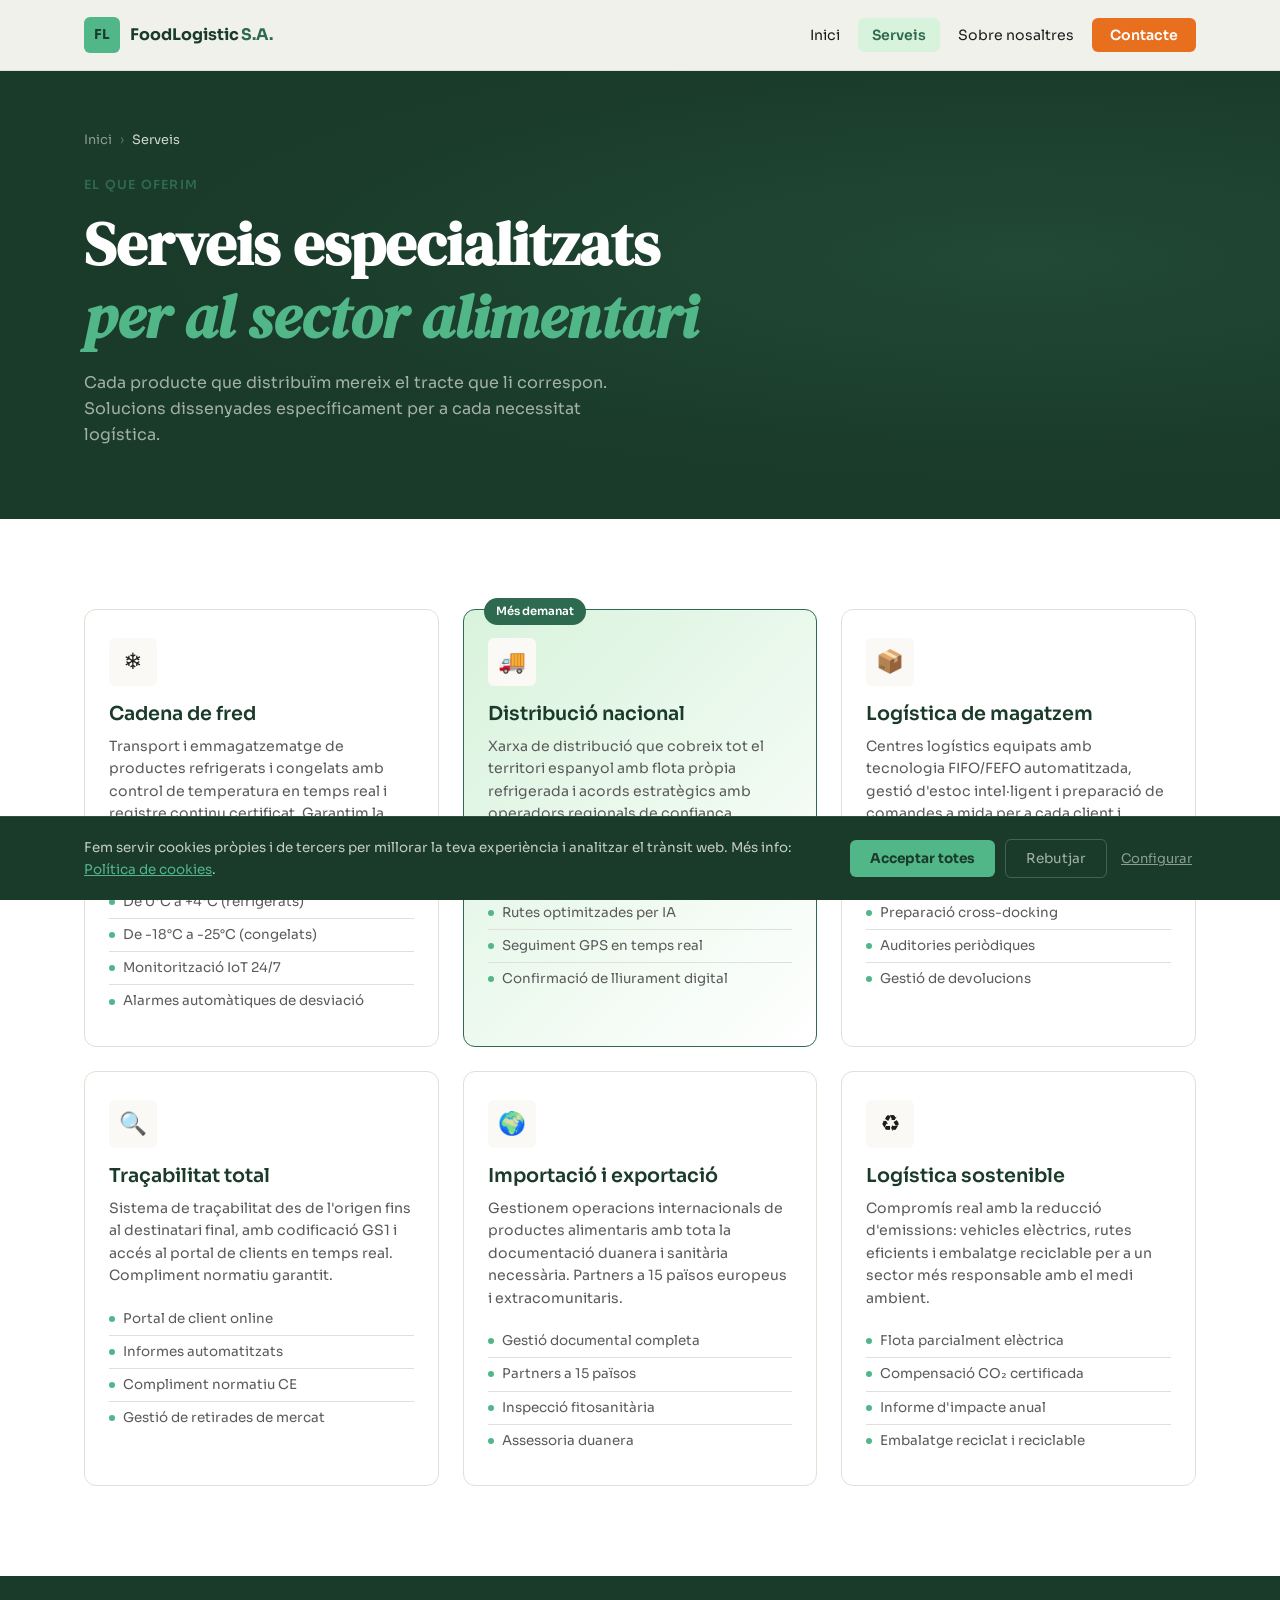
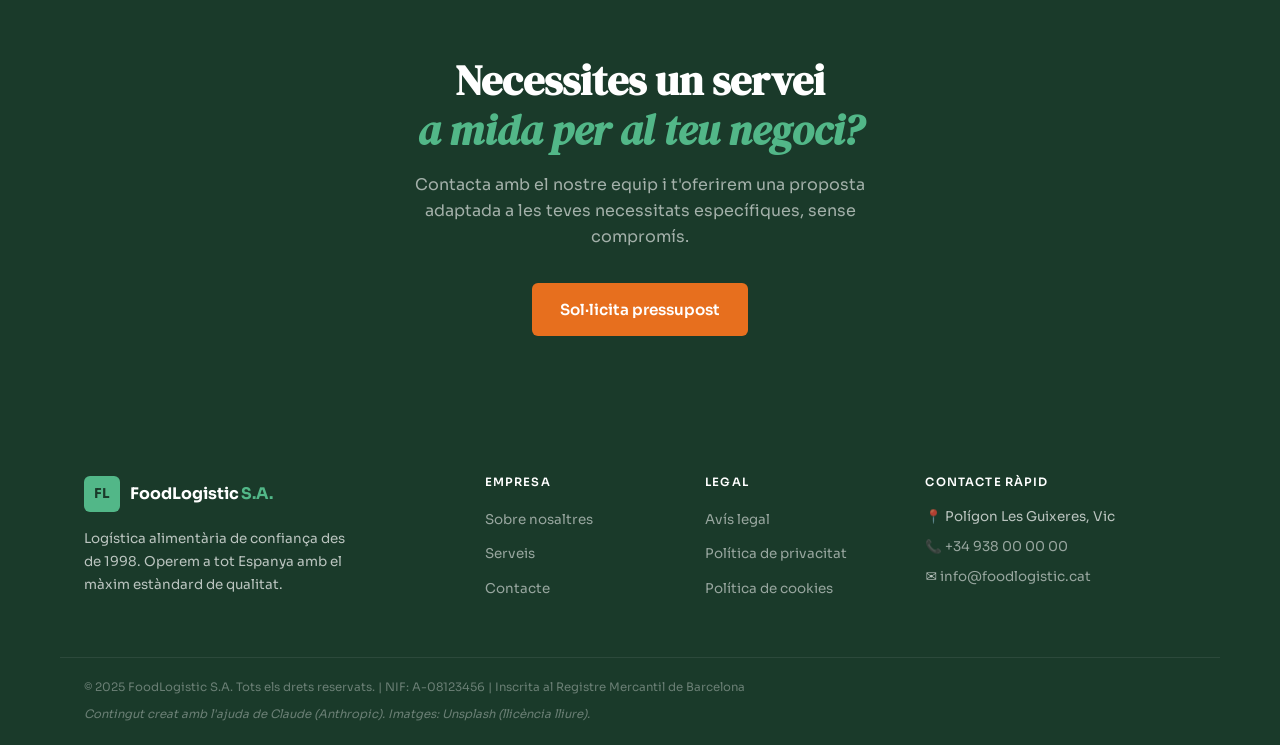
<file: docs/serveis.html>
<!DOCTYPE html>
<html lang="ca">
<head>
  <meta charset="UTF-8" />
  <meta name="viewport" content="width=device-width, initial-scale=1.0" />
  <meta name="description" content="Serveis de logística alimentària de FoodLogistic S.A.: cadena de fred, distribució nacional, traçabilitat, magatzem i més." />
  <title>Serveis | FoodLogistic S.A.</title>
  <link rel="stylesheet" href="styles.css" />
  <link rel="preconnect" href="https://fonts.googleapis.com" />
  <link href="https://fonts.googleapis.com/css2?family=Sora:wght@300;400;600;700&family=DM+Serif+Display:ital@0;1&display=swap" rel="stylesheet" />
</head>
<body>

<header id="header" class="solid">
  <div class="container nav-inner">
    <a href="index.html" class="logo">
      <span class="logo-icon">FL</span>
      <span class="logo-text">FoodLogistic<em>S.A.</em></span>
    </a>
    <nav>
      <ul class="nav-links">
        <li><a href="index.html">Inici</a></li>
        <li><a href="serveis.html">Serveis</a></li>
        <li><a href="nosaltres.html">Sobre nosaltres</a></li>
        <li><a href="contacte.html" class="btn-nav">Contacte</a></li>
      </ul>
      <button class="hamburger" id="hamburger" aria-label="Obrir menú">
        <span></span><span></span><span></span>
      </button>
    </nav>
  </div>
</header>

<div class="page-header">
  <div class="container">
    <div class="breadcrumb">
      <a href="index.html">Inici</a><span>›</span><strong>Serveis</strong>
    </div>
    <p class="section-tag">El que oferim</p>
    <h1>Serveis especialitzats<br /><em>per al sector alimentari</em></h1>
    <p class="lead">Cada producte que distribuïm mereix el tracte que li correspon. Solucions dissenyades específicament per a cada necessitat logística.</p>
  </div>
</div>

<section class="section-serveis">
  <div class="container">
    <div class="serveis-grid">
      <div class="servei-card">
        <div class="servei-icon">❄️</div>
        <h3>Cadena de fred</h3>
        <p>Transport i emmagatzematge de productes refrigerats i congelats amb control de temperatura en temps real i registre continu certificat. Garantim la integritat de cada producte des del punt d'origen fins al destinatari.</p>
        <ul>
          <li>De 0°C a +4°C (refrigerats)</li>
          <li>De -18°C a -25°C (congelats)</li>
          <li>Monitorització IoT 24/7</li>
          <li>Alarmes automàtiques de desviació</li>
        </ul>
      </div>
      <div class="servei-card featured">
        <div class="servei-badge">Més demanat</div>
        <div class="servei-icon">🚚</div>
        <h3>Distribució nacional</h3>
        <p>Xarxa de distribució que cobreix tot el territori espanyol amb flota pròpia refrigerada i acords estratègics amb operadors regionals de confiança. Lliurament puntual garantit.</p>
        <ul>
          <li>Lliurament en 24–48 h</li>
          <li>Rutes optimitzades per IA</li>
          <li>Seguiment GPS en temps real</li>
          <li>Confirmació de lliurament digital</li>
        </ul>
      </div>
      <div class="servei-card">
        <div class="servei-icon">📦</div>
        <h3>Logística de magatzem</h3>
        <p>Centres logístics equipats amb tecnologia FIFO/FEFO automatitzada, gestió d'estoc intel·ligent i preparació de comandes a mida per a cada client i sector.</p>
        <ul>
          <li>WMS propi integrable</li>
          <li>Preparació cross-docking</li>
          <li>Auditories periòdiques</li>
          <li>Gestió de devolucions</li>
        </ul>
      </div>
      <div class="servei-card">
        <div class="servei-icon">🔍</div>
        <h3>Traçabilitat total</h3>
        <p>Sistema de traçabilitat des de l'origen fins al destinatari final, amb codificació GS1 i accés al portal de clients en temps real. Compliment normatiu garantit.</p>
        <ul>
          <li>Portal de client online</li>
          <li>Informes automatitzats</li>
          <li>Compliment normatiu CE</li>
          <li>Gestió de retirades de mercat</li>
        </ul>
      </div>
      <div class="servei-card">
        <div class="servei-icon">🌍</div>
        <h3>Importació i exportació</h3>
        <p>Gestionem operacions internacionals de productes alimentaris amb tota la documentació duanera i sanitària necessària. Partners a 15 països europeus i extracomunitaris.</p>
        <ul>
          <li>Gestió documental completa</li>
          <li>Partners a 15 països</li>
          <li>Inspecció fitosanitària</li>
          <li>Assessoria duanera</li>
        </ul>
      </div>
      <div class="servei-card">
        <div class="servei-icon">♻️</div>
        <h3>Logística sostenible</h3>
        <p>Compromís real amb la reducció d'emissions: vehicles elèctrics, rutes eficients i embalatge reciclable per a un sector més responsable amb el medi ambient.</p>
        <ul>
          <li>Flota parcialment elèctrica</li>
          <li>Compensació CO₂ certificada</li>
          <li>Informe d'impacte anual</li>
          <li>Embalatge reciclat i reciclable</li>
        </ul>
      </div>
    </div>
  </div>
</section>

<!-- CTA -->
<section style="padding:80px 0;background:var(--green-dark);text-align:center">
  <div class="container">
    <h2 style="color:var(--white);margin-bottom:16px">Necessites un servei<br /><em>a mida per al teu negoci?</em></h2>
    <p style="color:rgba(255,255,255,.6);max-width:480px;margin:0 auto 32px;font-size:1rem">Contacta amb el nostre equip i t'oferirem una proposta adaptada a les teves necessitats específiques, sense compromís.</p>
    <a href="contacte.html" class="btn-primary">Sol·licita pressupost</a>
  </div>
</section>

<footer class="footer">
  <div class="container footer-inner">
    <div class="footer-brand">
      <a href="index.html" class="logo" style="color:var(--white)">
        <span class="logo-icon">FL</span>
        <span class="logo-text">FoodLogistic<em>S.A.</em></span>
      </a>
      <p>Logística alimentària de confiança des de 1998. Operem a tot Espanya amb el màxim estàndard de qualitat.</p>
    </div>
    <div class="footer-links">
      <h4>Empresa</h4>
      <ul>
        <li><a href="nosaltres.html">Sobre nosaltres</a></li>
        <li><a href="serveis.html">Serveis</a></li>
        <li><a href="contacte.html">Contacte</a></li>
      </ul>
    </div>
    <div class="footer-links">
      <h4>Legal</h4>
      <ul>
        <li><a href="avis-legal.html">Avís legal</a></li>
        <li><a href="politica-privacitat.html">Política de privacitat</a></li>
        <li><a href="politica-cookies.html">Política de cookies</a></li>
      </ul>
    </div>
    <div class="footer-contact">
      <h4>Contacte ràpid</h4>
      <p>📍 Polígon Les Guixeres, Vic</p>
      <p>📞 <a href="tel:+34938000000">+34 938 00 00 00</a></p>
      <p>✉️ <a href="mailto:info@foodlogistic.cat">info@foodlogistic.cat</a></p>
    </div>
  </div>
  <div class="footer-bottom">
    <div class="container">
      <p>© 2025 FoodLogistic S.A. Tots els drets reservats. | NIF: A-08123456 | Inscrita al Registre Mercantil de Barcelona</p>
      <p class="footer-ai">Contingut creat amb l'ajuda de Claude (Anthropic). Imatges: Unsplash (llicència lliure).</p>
    </div>
  </div>
</footer>

<div id="cookie-banner" role="region" aria-label="Avís de cookies">
  <div class="container cookie-inner">
    <div class="cookie-text">
      <p>Fem servir cookies pròpies i de tercers per millorar la teva experiència i analitzar el trànsit web. Més info: <a href="politica-cookies.html">Política de cookies</a>.</p>
    </div>
    <div class="cookie-actions">
      <button class="btn-cookie-accept" onclick="acceptCookies()">Acceptar totes</button>
      <button class="btn-cookie-reject" onclick="rejectCookies()">Rebutjar</button>
      <button class="btn-cookie-config" onclick="window.location.href='politica-cookies.html'">Configurar</button>
    </div>
  </div>
</div>

<script src="main.js"></script>
<!-- Default Statcounter code for FoodLogistic S.A
https://albertteruel.github.io/web-corporativa-albert/ -->
<script type="text/javascript">
var sc_project=13223701; 
var sc_invisible=1; 
var sc_security="ca8fad75"; 
</script>
<script type="text/javascript"
src="https://www.statcounter.com/counter/counter.js" async></script>
<noscript><div class="statcounter"><a title="Web Analytics Made Easy -
Statcounter" href="https://statcounter.com/" target="_blank"><img
class="statcounter" src="https://c.statcounter.com/13223701/0/ca8fad75/1/"
alt="Web Analytics Made Easy - Statcounter"
referrerPolicy="no-referrer-when-downgrade"></a></div></noscript>
<!-- End of Statcounter Code -->
</body>
</html>
</file>
<file: docs/styles.css>
/* =============================================
   FoodLogistic S.A. — styles.css (compartit)
   ============================================= */
*,*::before,*::after{box-sizing:border-box;margin:0;padding:0}
:root{
  --green-dark:#1a3a2a;--green-mid:#2d6a4f;--green-light:#52b788;--green-pale:#d8f3dc;
  --orange:#e76f1e;--orange-light:#f4a261;--cream:#faf9f5;
  --text:#1c1c1c;--text-muted:#5a5a5a;--border:#e0e0d6;--white:#ffffff;
  --radius:12px;--radius-sm:6px;--shadow:0 4px 24px rgba(0,0,0,0.08);--transition:0.3s ease;
}
html{scroll-behavior:smooth}
body{font-family:'Sora',system-ui,sans-serif;color:var(--text);background:var(--cream);line-height:1.65;font-size:16px}
.container{max-width:1160px;margin:0 auto;padding:0 24px}
h1,h2,h3,h4{font-family:'DM Serif Display',Georgia,serif;line-height:1.2}
h1{font-size:clamp(2.2rem,5vw,3.8rem)}
h2{font-size:clamp(1.7rem,3.5vw,2.6rem)}
h3{font-size:1.2rem;font-family:'Sora',sans-serif;font-weight:600}
em{font-style:italic;color:var(--green-light)}
a{color:inherit;text-decoration:none}
ul{list-style:none}

/* HEADER */
#header{position:fixed;top:0;left:0;right:0;z-index:100;background:transparent;transition:background var(--transition),box-shadow var(--transition)}
#header.scrolled,#header.solid{background:rgba(250,249,245,0.96);backdrop-filter:blur(12px);box-shadow:0 1px 0 var(--border)}
.nav-inner{display:flex;align-items:center;justify-content:space-between;height:70px}
.logo{display:flex;align-items:center;gap:10px;font-family:'Sora',sans-serif;font-weight:700;font-size:1rem;color:var(--white);transition:color var(--transition)}
#header.scrolled .logo,#header.solid .logo{color:var(--green-dark)}
.logo-icon{width:36px;height:36px;background:var(--green-light);color:var(--green-dark);border-radius:var(--radius-sm);display:flex;align-items:center;justify-content:center;font-weight:700;font-size:.85rem;flex-shrink:0}
.logo-text em{font-style:normal;color:var(--green-light);margin-left:2px}
#header.solid .logo-text em{color:var(--green-mid)}
nav ul.nav-links{display:flex;align-items:center;gap:4px}
.nav-links li a{padding:8px 14px;border-radius:var(--radius-sm);font-size:.88rem;font-weight:400;color:rgba(255,255,255,0.85);transition:color var(--transition),background var(--transition)}
#header.scrolled .nav-links li a,#header.solid .nav-links li a{color:var(--text)}
.nav-links li a:hover{background:rgba(255,255,255,0.12)}
#header.scrolled .nav-links li a:hover,#header.solid .nav-links li a:hover{color:var(--green-mid);background:var(--green-pale)}
.nav-links li a.active{color:var(--green-light)!important;font-weight:600}
#header.scrolled .nav-links li a.active,#header.solid .nav-links li a.active{color:var(--green-mid)!important;background:var(--green-pale)}
.btn-nav{background:var(--orange)!important;color:var(--white)!important;border-radius:var(--radius-sm)!important;padding:8px 18px!important;font-weight:600!important}
.btn-nav:hover,.btn-nav.active{background:var(--orange-light)!important;color:var(--white)!important}
.hamburger{display:none;flex-direction:column;gap:5px;background:none;border:none;cursor:pointer;padding:4px}
.hamburger span{display:block;width:24px;height:2px;background:var(--white);border-radius:2px;transition:transform var(--transition),opacity var(--transition)}
#header.scrolled .hamburger span,#header.solid .hamburger span{background:var(--green-dark)}
.hamburger.active span:nth-child(1){transform:translateY(7px) rotate(45deg)}
.hamburger.active span:nth-child(2){opacity:0}
.hamburger.active span:nth-child(3){transform:translateY(-7px) rotate(-45deg)}

/* HERO */
.hero{min-height:100vh;position:relative;display:flex;align-items:center;overflow:hidden;background:var(--green-dark)}
.hero-bg{position:absolute;inset:0;background:radial-gradient(ellipse at 70% 50%,rgba(82,183,136,.15) 0%,transparent 60%),radial-gradient(ellipse at 20% 80%,rgba(231,111,30,.08) 0%,transparent 50%)}
.hero-bg::before{content:'';position:absolute;inset:0;background-image:url("data:image/svg+xml,%3Csvg width='60' height='60' viewBox='0 0 60 60' xmlns='http://www.w3.org/2000/svg'%3E%3Cg fill='none'%3E%3Cg fill='%2352b788' fill-opacity='0.04'%3E%3Cpath d='M36 34v-4h-2v4h-4v2h4v4h2v-4h4v-2h-4zm0-30V0h-2v4h-4v2h4v4h2V6h4V4h-4zM6 34v-4H4v4H0v2h4v4h2v-4h4v-2H6zM6 4V0H4v4H0v2h4v4h2V6h4V4H6z'/%3E%3C/g%3E%3C/g%3E%3C/svg%3E")}
.hero-content{position:relative;z-index:1;padding-top:100px;padding-bottom:80px;max-width:720px}
.hero-tag{display:inline-block;background:rgba(82,183,136,.15);border:1px solid rgba(82,183,136,.3);color:var(--green-light);font-size:.78rem;font-weight:600;letter-spacing:.08em;text-transform:uppercase;padding:6px 14px;border-radius:999px;margin-bottom:24px}
.hero-content h1{color:var(--white);margin-bottom:20px}
.hero-sub{color:rgba(255,255,255,.65);font-size:1.05rem;max-width:540px;margin-bottom:36px}
.hero-ctas{display:flex;gap:12px;flex-wrap:wrap;margin-bottom:60px}
.btn-primary{background:var(--orange);color:var(--white);padding:14px 28px;border-radius:var(--radius-sm);font-weight:600;font-size:.95rem;transition:background var(--transition),transform var(--transition);display:inline-block}
.btn-primary:hover{background:var(--orange-light);transform:translateY(-2px)}
.btn-secondary{border:1.5px solid rgba(255,255,255,.25);color:var(--white);padding:14px 28px;border-radius:var(--radius-sm);font-size:.95rem;transition:border-color var(--transition),background var(--transition);display:inline-block}
.btn-secondary:hover{border-color:var(--green-light);background:rgba(82,183,136,.08)}
.hero-stats{display:grid;grid-template-columns:repeat(4,1fr);border:1px solid rgba(255,255,255,.1);border-radius:var(--radius);overflow:hidden}
.stat{padding:20px 16px;display:flex;flex-direction:column;gap:4px;background:rgba(255,255,255,.04)}
.stat:not(:last-child){border-right:1px solid rgba(255,255,255,.08)}
.stat-num{font-family:'DM Serif Display',serif;font-size:1.6rem;color:var(--white)}
.stat-label {color: rgba(255,255,255,0.75);}

/* PAGE HEADER */
.page-header{background:var(--green-dark);padding:130px 0 70px;position:relative;overflow:hidden}
.page-header::before{content:'';position:absolute;inset:0;background:radial-gradient(ellipse at 80% 50%,rgba(82,183,136,.12) 0%,transparent 60%)}
.page-header .container{position:relative;z-index:1}
.page-header .section-tag{margin-bottom:12px}
.page-header h1{color:var(--white);margin-bottom:16px}
.page-header p.lead{color:rgba(255,255,255,.6);font-size:1rem;max-width:560px}
.breadcrumb{display:flex;align-items:center;gap:8px;margin-bottom:20px;font-size:.8rem}
.breadcrumb a{color:rgba(255,255,255,.5);transition:color var(--transition)}
.breadcrumb a:hover{color:var(--green-light)}
.breadcrumb span{color:rgba(255,255,255,.3)}
.breadcrumb strong{color:rgba(255,255,255,.8);font-weight:400}

/* SHARED */
.section-tag{display:inline-block;color:var(--green-mid);font-size:.78rem;font-weight:600;letter-spacing:.1em;text-transform:uppercase;margin-bottom:12px}
.section-header{text-align:center;max-width:600px;margin:0 auto 60px}
.section-intro{color:var(--text-muted);font-size:1rem;margin-top:16px;line-height:1.7}
.btn-green{display:inline-block;background:var(--green-mid);color:var(--white);padding:12px 24px;border-radius:var(--radius-sm);font-weight:600;font-size:.9rem;transition:background var(--transition),transform var(--transition)}
.btn-green:hover{background:var(--green-dark);transform:translateY(-2px)}

/* SERVEIS */
.section-serveis{padding:90px 0;background:var(--white)}
.serveis-grid{display:grid;grid-template-columns:repeat(3,1fr);gap:24px}
.servei-card{border:1px solid var(--border);border-radius:var(--radius);padding:28px 24px;position:relative;opacity:0;transform:translateY(20px);transition:opacity .5s,transform .5s,border-color var(--transition),box-shadow var(--transition)}
.servei-card.visible{opacity:1;transform:translateY(0)}
.servei-card:hover{border-color:var(--green-light);box-shadow:var(--shadow);transform:translateY(-4px)}
.servei-card.featured{border-color:var(--green-mid);background:linear-gradient(135deg,var(--green-pale) 0%,var(--white) 100%)}
.servei-badge{position:absolute;top:-12px;left:20px;background:var(--green-mid);color:var(--white);font-size:.72rem;font-weight:600;padding:4px 12px;border-radius:999px}
.servei-icon{width:48px;height:48px;border-radius:var(--radius-sm);display:flex;align-items:center;justify-content:center;font-size:1.4rem;margin-bottom:16px;background:var(--cream)}
.servei-card h3{margin-bottom:10px;color:var(--green-dark)}
.servei-card p{color:var(--text-muted);font-size:.88rem;line-height:1.6;margin-bottom:16px}
.servei-card ul li{font-size:.84rem;color:var(--text-muted);padding:5px 0;border-bottom:1px solid var(--border);display:flex;align-items:center;gap:8px}
.servei-card ul li::before{content:'';width:6px;height:6px;border-radius:50%;background:var(--green-light);flex-shrink:0}
.servei-card ul li:last-child{border-bottom:none}

/* SOBRE NOSALTRES */
.section-nosaltres{padding:90px 0;background:var(--cream)}
.nosaltres-grid{display:grid;grid-template-columns:1fr 1fr;gap:80px;align-items:center}
.nosaltres-text h2{margin-bottom:20px}
.nosaltres-text>p{color:var(--text-muted);margin-bottom:16px;line-height:1.75}
.valors{margin-top:32px;display:flex;flex-direction:column;gap:14px}
.valor{display:flex;align-items:flex-start;gap:14px;background:var(--white);border:1px solid var(--border);border-radius:var(--radius-sm);padding:14px 16px}
.valor-icon{width:28px;height:28px;background:var(--green-mid);color:var(--white);border-radius:50%;display:flex;align-items:center;justify-content:center;font-size:.8rem;flex-shrink:0}
.valor strong{display:block;font-size:.92rem;margin-bottom:2px}
.valor p{font-size:.84rem;color:var(--text-muted);margin:0}
.nosaltres-visual{display:grid;grid-template-columns:1fr 1fr;gap:16px;opacity:0;transform:translateX(30px);transition:opacity .6s ease .2s,transform .6s ease .2s}
.nosaltres-visual.visible{opacity:1;transform:translateX(0)}
.visual-card{background:var(--green-dark);border-radius:var(--radius);padding:28px 20px;display:flex;flex-direction:column;gap:6px;opacity:0;transform:scale(.95);transition:opacity .5s,transform .5s}
.visual-card.visible{opacity:1;transform:scale(1)}
.vc2{background:var(--green-mid)}.vc3{background:var(--orange)}.vc4{background:var(--green-dark);border:2px solid var(--green-light)}
.vc-num{font-family:'DM Serif Display',serif;font-size:2rem;color:var(--white)}
.vc-label{font-size:.78rem;color:rgba(255,255,255,.6)}
.cert-badge{grid-column:1/-1;background:var(--white);border:1px solid var(--border);border-radius:var(--radius);padding:20px}
.cert-badge>p{font-size:.78rem;color:var(--text-muted);margin-bottom:12px;font-weight:600;text-transform:uppercase;letter-spacing:.08em}
.certs{display:flex;gap:10px;flex-wrap:wrap}
.certs span{background:var(--green-pale);color:var(--green-dark);font-size:.78rem;font-weight:600;padding:6px 12px;border-radius:999px;border:1px solid rgba(45,106,79,.2)}
.nosaltres-text{opacity:0;transform:translateX(-20px);transition:opacity .6s ease,transform .6s ease}
.nosaltres-text.visible{opacity:1;transform:translateX(0)}

/* CONTACTE */
.section-contacte{padding:90px 0;background:var(--white)}
.contacte-grid{display:grid;grid-template-columns:1fr 1.2fr;gap:80px;align-items:start}
.contacte-info>p{color:var(--text-muted);margin-bottom:32px;line-height:1.7}
.contacte-info h2{margin-bottom:16px}
.contacte-dades{display:flex;flex-direction:column;gap:20px;margin-bottom:28px}
.dada{display:flex;gap:14px;align-items:flex-start}
.dada-icon{width:40px;height:40px;background:var(--green-pale);border-radius:var(--radius-sm);display:flex;align-items:center;justify-content:center;font-size:1rem;flex-shrink:0}
.dada strong{display:block;font-size:.84rem;font-family:'Sora',sans-serif;margin-bottom:2px}
.dada p{font-size:.84rem;color:var(--text-muted);margin:0;line-height:1.5}
.dada a{color:var(--green-mid)}
.horari{background:var(--cream);border:1px solid var(--border);border-radius:var(--radius-sm);padding:16px 20px}
.horari strong{display:block;font-size:.84rem;margin-bottom:6px}
.horari p{font-size:.84rem;color:var(--text-muted);margin:0}
.horari a{color:var(--green-mid)}
.contacte-form-wrapper{background:var(--cream);border:1px solid var(--border);border-radius:var(--radius);padding:36px 32px}
.contacte-form h3{font-size:1.15rem;margin-bottom:24px;color:var(--green-dark)}
.form-group{margin-bottom:16px}
.form-row{display:grid;grid-template-columns:1fr 1fr;gap:16px}
label{display:block;font-size:.8rem;font-weight:600;color:var(--text-muted);margin-bottom:6px;text-transform:uppercase;letter-spacing:.05em}
input[type="text"],input[type="email"],input[type="tel"],textarea{width:100%;padding:11px 14px;border:1px solid var(--border);border-radius:var(--radius-sm);font-family:'Sora',sans-serif;font-size:.9rem;background:var(--white);color:var(--text);transition:border-color var(--transition),box-shadow var(--transition)}
input:focus,textarea:focus{outline:none;border-color:var(--green-mid);box-shadow:0 0 0 3px rgba(45,106,79,.1)}
textarea{resize:vertical;min-height:110px}
.form-check{display:flex;align-items:flex-start;gap:10px;margin-bottom:12px;background:var(--white);border:1px solid var(--border);border-radius:var(--radius-sm);padding:12px 14px}
.form-check input[type="checkbox"]{width:16px;height:16px;margin-top:2px;cursor:pointer;flex-shrink:0;accent-color:var(--green-mid)}
.form-check label{font-size:.78rem;text-transform:none;letter-spacing:0;font-weight:400;color:var(--text-muted);cursor:pointer;line-height:1.5;margin:0}
.form-check.required-check{border-color:var(--green-mid);border-left:3px solid var(--green-mid)}
.form-check a{color:var(--green-mid);text-decoration:underline}
.btn-submit{width:100%;background:var(--green-mid);color:var(--white);border:none;padding:14px;border-radius:var(--radius-sm);font-family:'Sora',sans-serif;font-size:.95rem;font-weight:600;cursor:pointer;margin-top:8px;margin-bottom:16px;transition:background var(--transition),transform var(--transition)}
.btn-submit:hover{background:var(--green-dark);transform:translateY(-1px)}
.form-aviso{font-size:.75rem;color:var(--text-muted);line-height:1.6;border-top:1px solid var(--border);padding-top:14px}
.form-aviso a{color:var(--green-mid)}
.form-success{display:none;flex-direction:column;align-items:center;text-align:center;gap:16px;padding:60px 32px}
.success-icon{width:64px;height:64px;background:var(--green-pale);color:var(--green-mid);border-radius:50%;display:flex;align-items:center;justify-content:center;font-size:1.6rem;font-weight:700}
.form-success h3{color:var(--green-dark)}
.form-success p{color:var(--text-muted);font-size:.9rem}

/* PÀGINES LEGALS */
.section-legal{padding:70px 0 100px;background:var(--white)}
.legal-grid{display:grid;grid-template-columns:220px 1fr;gap:60px;align-items:start}
.legal-sidebar{position:sticky;top:90px;background:var(--cream);border:1px solid var(--border);border-radius:var(--radius);padding:20px}
.legal-sidebar h4{font-size:.72rem;font-family:'Sora',sans-serif;font-weight:600;text-transform:uppercase;letter-spacing:.1em;color:var(--text-muted);margin-bottom:14px}
.legal-sidebar ul li a{display:block;font-size:.84rem;padding:7px 10px;border-radius:var(--radius-sm);color:var(--text-muted);transition:color var(--transition),background var(--transition)}
.legal-sidebar ul li a:hover{color:var(--green-mid);background:var(--green-pale)}
.legal-content{max-width:760px}
.legal-content h2{font-size:1.5rem;color:var(--green-dark);margin-bottom:16px;margin-top:48px;padding-top:48px;border-top:1px solid var(--border)}
.legal-content h2:first-child{margin-top:0;padding-top:0;border-top:none}
.legal-content h3{font-size:1rem;margin-bottom:10px;margin-top:24px;color:var(--text)}
.legal-content p{color:var(--text-muted);margin-bottom:14px;line-height:1.75;font-size:.92rem}
.legal-content ul{list-style:disc;padding-left:20px;margin-bottom:14px}
.legal-content ul li{color:var(--text-muted);font-size:.92rem;padding:4px 0;line-height:1.65}
.legal-content table{width:100%;border-collapse:collapse;margin:20px 0;font-size:.88rem}
.legal-content table th{background:var(--green-pale);color:var(--green-dark);font-weight:600;padding:10px 14px;text-align:left;border:1px solid var(--border)}
.legal-content table td{padding:9px 14px;border:1px solid var(--border);color:var(--text-muted)}
.legal-content table tr:nth-child(even) td{background:var(--cream)}
.legal-box{background:var(--green-pale);border-left:4px solid var(--green-mid);border-radius:0 var(--radius-sm) var(--radius-sm) 0;padding:16px 20px;margin:20px 0}
.legal-box p{color:var(--green-dark);margin:0;font-size:.88rem}
.legal-update{display:inline-block;background:var(--cream);border:1px solid var(--border);border-radius:var(--radius-sm);padding:8px 14px;font-size:.78rem;color:var(--text-muted);margin-bottom:36px}

/* BANNER COOKIES */
#cookie-banner{position:fixed;bottom:0;left:0;right:0;z-index:200;background:var(--green-dark);border-top:1px solid rgba(255,255,255,.1);padding:20px 0;transform:translateY(100%);transition:transform .4s ease}
#cookie-banner.show{transform:translateY(0)}
.cookie-inner{display:flex;align-items:center;gap:24px;flex-wrap:wrap}
.cookie-text{flex:1;min-width:280px}
.cookie-text p{color:rgba(255,255,255,.75);font-size:.84rem;line-height:1.6;margin:0}
.cookie-text a{color:var(--green-light);text-decoration:underline}
.cookie-actions{display:flex;gap:10px;flex-shrink:0;flex-wrap:wrap;align-items:center}
.btn-cookie-accept{background:var(--green-light);color:var(--green-dark);border:none;padding:10px 20px;border-radius:var(--radius-sm);font-family:'Sora',sans-serif;font-size:.85rem;font-weight:700;cursor:pointer;transition:background var(--transition)}
.btn-cookie-accept:hover{background:var(--green-pale)}
.btn-cookie-reject{background:transparent;color:rgba(255,255,255,.6);border:1px solid rgba(255,255,255,.2);padding:10px 20px;border-radius:var(--radius-sm);font-family:'Sora',sans-serif;font-size:.85rem;cursor:pointer;transition:border-color var(--transition),color var(--transition)}
.btn-cookie-reject:hover{border-color:rgba(255,255,255,.5);color:var(--white)}
.btn-cookie-config{background:transparent;color:rgba(255,255,255,.5);border:none;padding:10px 4px;font-family:'Sora',sans-serif;font-size:.82rem;cursor:pointer;text-decoration:underline;transition:color var(--transition)}
.btn-cookie-config:hover{color:var(--white)}

/* FOOTER */
.footer{background:var(--green-dark);color:rgba(255,255,255,.7);padding-top:60px}
.footer-inner{display:grid;grid-template-columns:2fr 1fr 1fr 1.5fr;gap:40px;padding-bottom:48px;border-bottom:1px solid rgba(255,255,255,.08)}
.footer-brand p{font-size:.84rem;line-height:1.7;margin-top:16px;max-width:280px}
.footer-links h4,.footer-contact h4{font-family:'Sora',sans-serif;font-size:.72rem;font-weight:600;text-transform:uppercase;letter-spacing:.1em;color:var(--white);margin-bottom:16px}
.footer-links ul li{margin-bottom:8px}
.footer-links ul li a,.footer-contact a{font-size:.84rem;color:rgba(255,255,255,.55);transition:color var(--transition)}
.footer-links ul li a:hover,.footer-contact a:hover{color:var(--green-light)}
.footer-contact p{font-size:.84rem;margin-bottom:8px}
.footer-bottom{padding:20px 0}
.footer-bottom .container{display:flex;justify-content:space-between;align-items:center;flex-wrap:wrap;gap:8px}
.footer-bottom p{font-size:.73rem;color:rgba(255,255,255,.35)}
.footer-ai{font-style:italic}

/* RESPONSIVE */
@media(max-width:900px){
  .serveis-grid{grid-template-columns:1fr 1fr}
  .nosaltres-grid,.contacte-grid{grid-template-columns:1fr;gap:40px}
  .footer-inner{grid-template-columns:1fr 1fr}
  .hero-stats{grid-template-columns:repeat(2,1fr)}
  .legal-grid{grid-template-columns:1fr}
  .legal-sidebar{position:static}
}
@media(max-width:600px){
  .serveis-grid{grid-template-columns:1fr}
  .hamburger{display:flex}
  nav ul.nav-links{display:none;position:fixed;top:70px;left:0;right:0;bottom:0;background:rgba(26,58,42,.98);backdrop-filter:blur(12px);flex-direction:column;padding:24px;gap:4px;overflow-y:auto}
  nav ul.nav-links.open{display:flex}
  .nav-links li a{color:rgba(255,255,255,.85)!important;font-size:1rem;padding:12px 16px}
  .form-row{grid-template-columns:1fr}
  .footer-inner{grid-template-columns:1fr;gap:28px}
  .footer-bottom .container{flex-direction:column;align-items:flex-start}
  .nosaltres-visual{grid-template-columns:1fr 1fr}
  .cookie-inner{flex-direction:column;gap:16px}
  .cookie-actions{width:100%}
  .btn-cookie-accept,.btn-cookie-reject{flex:1;text-align:center}
}

.sr-only {
  position: absolute;
  width: 1px; height: 1px;
  padding: 0; margin: -1px;
  overflow: hidden;
  clip: rect(0,0,0,0);
  white-space: nowrap;
  border: 0;
}
</file>
